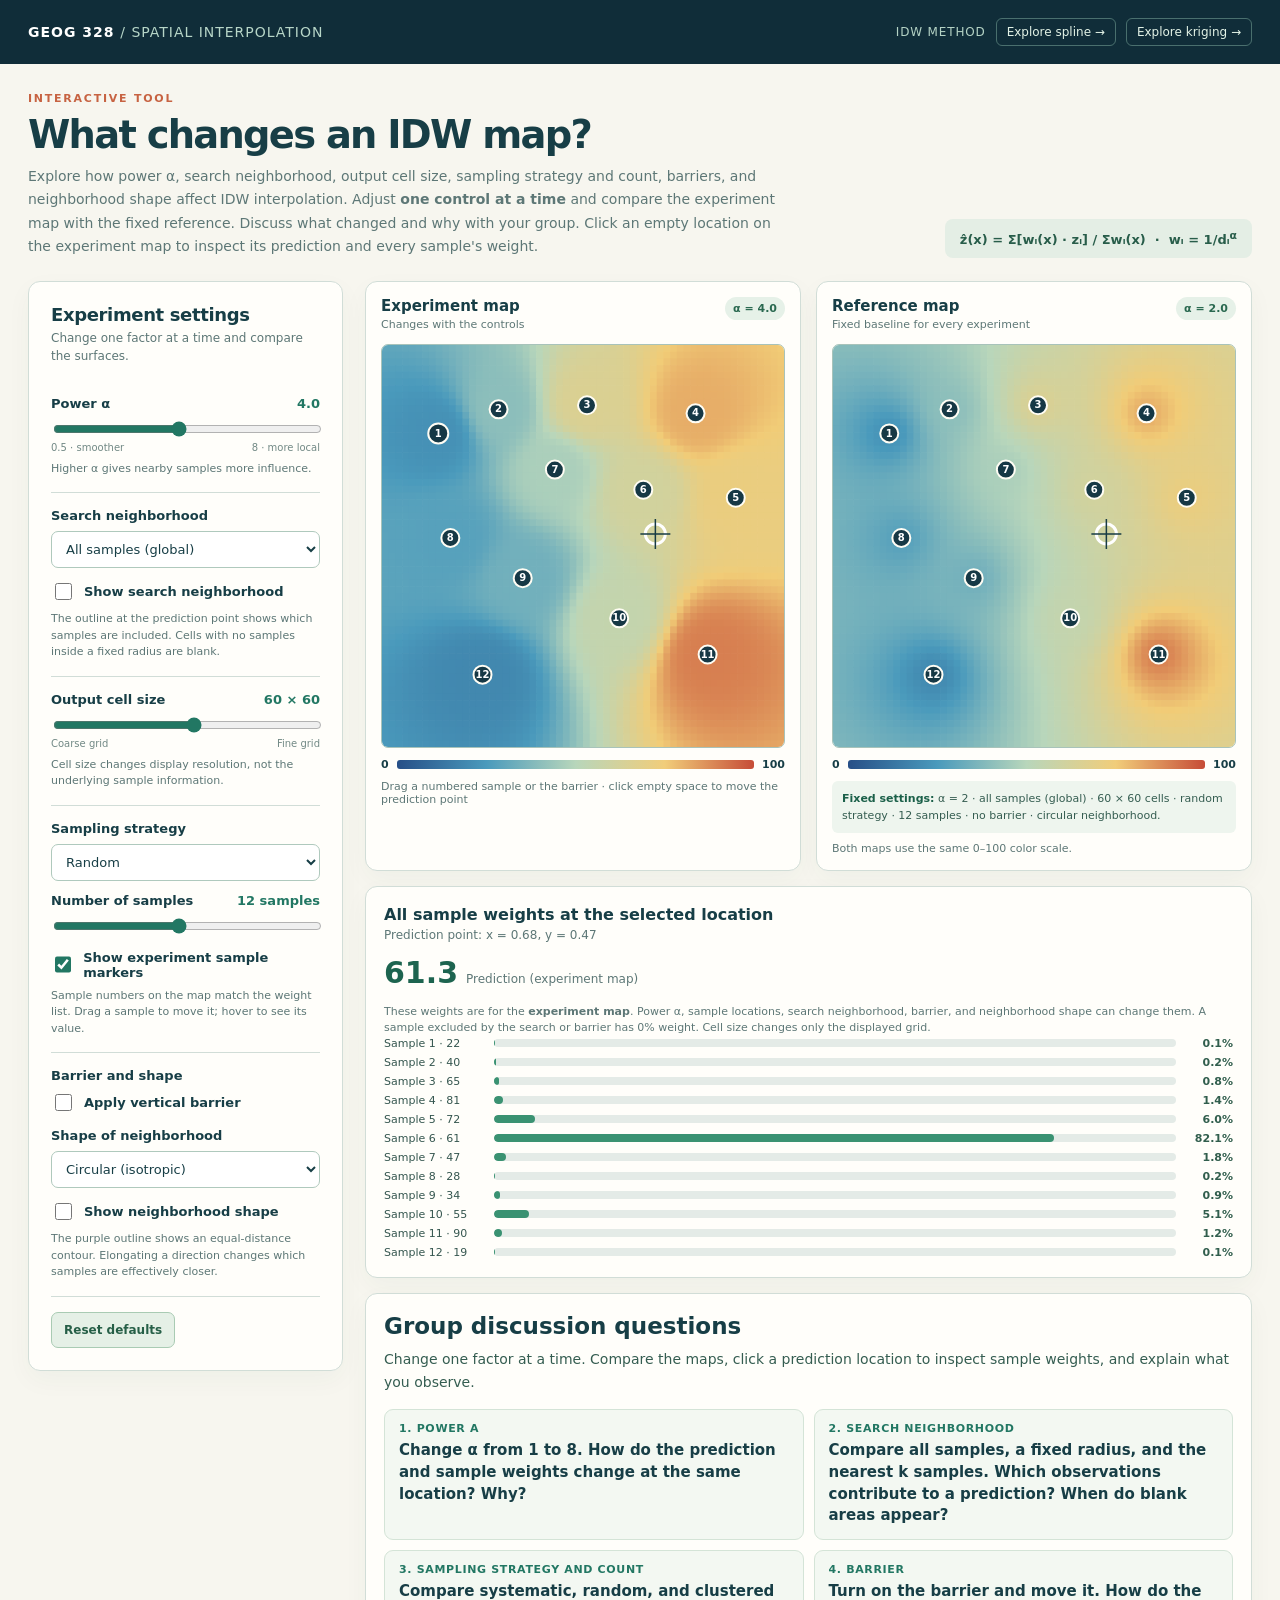
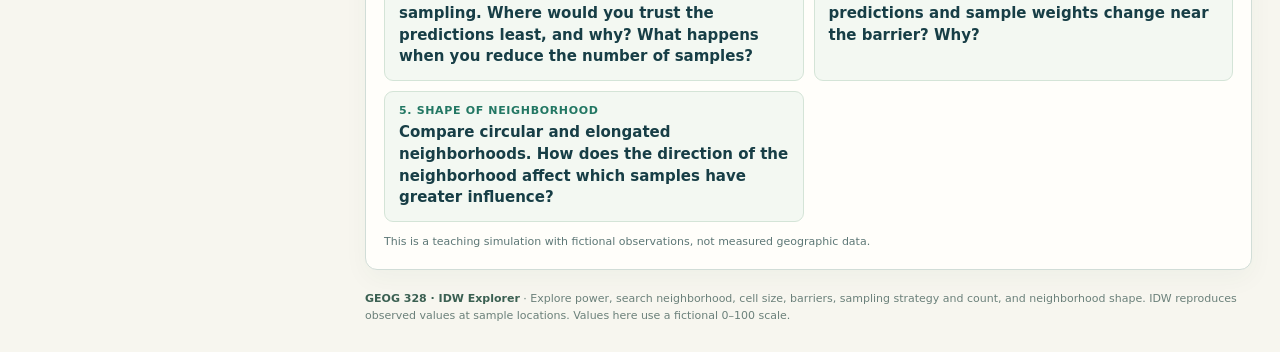
<file: index.html>
<!doctype html>
<html lang="en">
<head>
  <meta charset="utf-8">
  <meta name="viewport" content="width=device-width, initial-scale=1">
  <title>GEOG 328 · IDW Explorer</title>
  <meta name="description" content="An interactive classroom simulator for exploring how IDW parameters and sampling design change an interpolated surface">
  <style>
    :root{--navy:#102d39;--ink:#173e46;--paper:#f7f6ef;--white:#fffefa;--line:#d1ddd7;--muted:#5d7776;--teal:#227763;--orange:#c76342;--blue:#27699b;--focus:#c4e9d4}
    *{box-sizing:border-box}html{scroll-behavior:smooth}body{margin:0;background:var(--paper);color:var(--ink);font-family:Inter,"Noto Sans KR","Malgun Gothic",system-ui,sans-serif}button,input,select{font:inherit}button{cursor:pointer}button:focus-visible,input:focus-visible,select:focus-visible{outline:3px solid var(--focus);outline-offset:2px}button:disabled{opacity:.45;cursor:not-allowed}
    .top{background:var(--navy);color:white}.top-inner{max-width:1420px;margin:auto;padding:18px 28px;display:flex;align-items:center;justify-content:space-between;gap:18px}.brand{font-size:14px;font-weight:850;letter-spacing:.07em}.brand span{font-weight:400;color:#b7d6c8}.top-note{font-size:12px;color:#b4d2c4;letter-spacing:.07em}.top-right{display:flex;align-items:center;gap:10px;flex-wrap:wrap}.top a{font-size:12px;color:#e2f2e6;text-decoration:none;border:1px solid #8cbbaa77;padding:6px 10px;border-radius:6px}.top a:hover{background:#ffffff1a}.wrap{max-width:1420px;margin:auto;padding:28px}.intro{display:flex;align-items:end;justify-content:space-between;gap:24px;margin-bottom:23px}.eyebrow{color:var(--orange);font-size:11px;font-weight:800;letter-spacing:.16em}.intro h1{font-size:clamp(28px,3vw,40px);line-height:1.18;letter-spacing:-.045em;margin:7px 0 8px}.intro p{font-size:14px;color:var(--muted);line-height:1.65;margin:0;max-width:750px}.formula{white-space:nowrap;background:#e4eee5;padding:10px 15px;border-radius:8px;font-size:13px;font-weight:700;color:#285d4a}
    .layout{display:grid;grid-template-columns:minmax(270px,315px) minmax(0,1fr);gap:22px;align-items:start}.panel{background:var(--white);border:1px solid var(--line);border-radius:12px;box-shadow:0 9px 26px #1a4f3c0a}.controls{padding:22px;position:sticky;top:18px}.controls h2{font-size:18px;letter-spacing:-.02em;margin:0 0 4px}.sub{font-size:12px;line-height:1.5;color:var(--muted);margin:0 0 16px}.group{border-top:1px solid var(--line);padding:15px 0}.group:first-of-type{border-top:0}.group-title{display:flex;justify-content:space-between;align-items:baseline;gap:10px;font-size:13px;font-weight:800;margin-bottom:8px}.group-title output{color:var(--teal);font-variant-numeric:tabular-nums;font-size:13px}.hint{font-size:11px;line-height:1.5;color:var(--muted);margin:8px 0 0}.range{width:100%;accent-color:var(--teal)}.endpoints{display:flex;justify-content:space-between;color:#728985;font-size:10px;margin-top:1px}.select{width:100%;padding:9px 10px;border:1px solid #afc9bd;border-radius:7px;background:white;color:var(--ink);font-size:13px}.compact{display:grid;grid-template-columns:1fr 1fr;gap:8px}.small-btn{border:1px solid #a8c7b7;border-radius:7px;padding:9px 10px;color:#245b49;background:#edf5ed;font-size:12px;font-weight:750}.small-btn:hover{background:#dcecdf}.switchline{display:flex;align-items:center;gap:9px;font-size:13px;font-weight:700}.switchline input{accent-color:var(--teal);width:17px;height:17px}.advance{display:none}.advance.show{display:block}.segment{display:flex;gap:6px}.segment button{flex:1;padding:8px 7px;border:1px solid #b5cdbd;background:#f4f8f2;color:#355d50;border-radius:7px;font-size:11px;font-weight:750}.segment button.active{background:#216b55;color:white;border-color:#216b55}.control-footer{border-top:1px solid var(--line);padding-top:15px;display:flex;gap:8px}.action{border:0;border-radius:7px;padding:10px 12px;background:#1d684f;color:white;font-size:12px;font-weight:800}.action.secondary{background:#e5f0e6;color:#265f47;border:1px solid #a9cbb3}.action:hover{filter:brightness(.96)}
    .content{min-width:0}.maps{display:grid;grid-template-columns:1fr 1fr;gap:15px}.map-panel{padding:15px;min-width:0}.map-top{display:flex;align-items:start;justify-content:space-between;gap:9px;margin-bottom:11px}.map-title{font-size:15px;font-weight:850}.map-caption{font-size:11px;color:var(--muted);margin-top:3px;line-height:1.35}.map-badge{font-size:11px;font-weight:800;background:#e6f1e8;color:#2a6950;border-radius:16px;padding:5px 8px;white-space:nowrap}.map-holder{position:relative;width:100%;aspect-ratio:1;background:#edf2ed;border:1px solid #a8c3ba;border-radius:7px;overflow:hidden;touch-action:none}.map-holder canvas{display:block;width:100%;height:100%}.map-holder.interactive{cursor:crosshair}.sample-tooltip{display:none;position:absolute;z-index:2;pointer-events:none;background:#102d39;color:white;border-radius:5px;padding:5px 7px;font-size:11px;white-space:nowrap;box-shadow:0 3px 9px #0004}.legend{display:flex;align-items:center;gap:8px;margin-top:10px;font-size:11px;color:var(--muted)}.legend-grad{flex:1;height:9px;border-radius:3px;background:linear-gradient(90deg,#274f87,#4a9abc,#b8d6bb,#f1cd7a,#c64c37)}.legend strong{font-variant-numeric:tabular-nums;color:var(--ink)}.map-instruction{font-size:11px;color:var(--muted);margin:9px 0 0}.reference-settings{margin-top:10px;padding:9px 10px;background:#eef5ee;border-radius:6px;font-size:11px;line-height:1.55;color:#355d51}.reference-settings strong{color:#1b6049}.under{display:grid;grid-template-columns:1fr;gap:15px;margin-top:15px}.probe,.lesson{padding:18px}.probe h2{font-size:16px;margin:0 0 4px}.probe-lead{font-size:12px;color:var(--muted);margin:0 0 13px}.prediction{display:flex;align-items:baseline;gap:8px;margin-bottom:14px}.prediction strong{font-size:30px;color:#1d644f;font-variant-numeric:tabular-nums}.prediction span{font-size:12px;color:var(--muted)}.weights{display:grid;gap:6px}.weight-row{display:grid;grid-template-columns:102px minmax(0,1fr) 49px;align-items:center;gap:8px;font-size:11px;font-variant-numeric:tabular-nums}.weight-row label{white-space:nowrap;color:#35564f}.weight-row.excluded{opacity:.62}.weight-track{height:8px;border-radius:6px;background:#e4ebe7;overflow:hidden}.weight-fill{height:100%;border-radius:6px;background:#3a9272}.weight-row output{text-align:right;color:#315e4d;font-weight:800}.lesson h2{font-size:23px;line-height:1.25;margin:0 0 8px}.lesson .discussion-intro{font-size:14px;line-height:1.6;margin:0 0 16px;color:#355d51}.question-list{display:grid;grid-template-columns:repeat(2,minmax(0,1fr));gap:10px;list-style:none;padding:0;margin:0}.question-list li{border:1px solid #d4e4d7;border-radius:9px;background:#f3f8f2;padding:12px 14px}.question-list strong{display:block;font-size:11px;letter-spacing:.06em;text-transform:uppercase;color:#227763;margin-bottom:5px}.question-list span{font-size:15px;font-weight:700;line-height:1.45;color:#173e46}.mini-note{font-size:11px;color:var(--muted);line-height:1.5;margin:12px 0 0}.footer{margin-top:20px;color:#6b807a;font-size:11px;line-height:1.55}.footer strong{color:#3b6052}@media(max-width:1050px){.layout{grid-template-columns:1fr}.controls{position:static}.controls-inner{display:grid;grid-template-columns:repeat(3,1fr);gap:0 15px}.controls h2,.controls .sub,.control-footer{grid-column:1/-1}.group{border-top:1px solid var(--line)}}@media(max-width:760px){.wrap{padding:19px}.intro{display:block}.formula{display:inline-block;margin-top:13px}.maps{grid-template-columns:1fr}.controls-inner{grid-template-columns:repeat(2,1fr)}}@media(max-width:640px){.question-list{grid-template-columns:1fr}}@media(max-width:520px){.top-inner{padding:15px 18px}.top-inner{flex-wrap:wrap}.top-right{width:100%;justify-content:space-between}.top-note{font-size:11px}.controls-inner{grid-template-columns:1fr}.group{padding:13px 0}.map-panel{padding:11px}.map-holder{max-width:520px}.under{gap:12px}}
  </style>
</head>
<body>
<header class="top"><div class="top-inner"><div class="brand">GEOG 328 <span>/ SPATIAL INTERPOLATION</span></div><div class="top-right"><div class="top-note">IDW METHOD</div><a href="spline.html">Explore spline →</a><a href="kriging.html">Explore kriging →</a></div></div></header>
<main class="wrap">
  <div class="intro"><div><div class="eyebrow">INTERACTIVE TOOL</div><h1>What changes an IDW map?</h1><p>Explore how power α, search neighborhood, output cell size, sampling strategy and count, barriers, and neighborhood shape affect IDW interpolation. Adjust <strong>one control at a time</strong> and compare the experiment map with the fixed reference. Discuss what changed and why with your group. Click an empty location on the experiment map to inspect its prediction and every sample's weight.</p></div><div class="formula">ẑ(x) = Σ[wᵢ(x) · zᵢ] / Σwᵢ(x) &nbsp;·&nbsp; wᵢ = 1/dᵢ<sup>α</sup></div></div>
  <div class="layout">
    <aside class="panel controls" aria-label="IDW settings"><div class="controls-inner">
      <h2>Experiment settings</h2><p class="sub">Change one factor at a time and compare the surfaces.</p>
      <div class="group"><div class="group-title"><label for="power">Power α</label><output id="powerVal">4.0</output></div><input class="range" id="power" type="range" min="0.5" max="8" step="0.5" value="4"><div class="endpoints"><span>0.5 · smoother</span><span>8 · more local</span></div><p class="hint">Higher α gives nearby samples more influence.</p></div>
       <div class="group"><div class="group-title"><label for="search">Search neighborhood</label></div><select class="select" id="search"><option value="all">All samples (global)</option><option value="radius">Fixed radius (local)</option><option value="nearest">Nearest k samples (local)</option></select><div id="radiusBox" class="advance"><div class="group-title" style="margin-top:12px"><label for="radius">Radius</label><output id="radiusVal">0.32</output></div><input class="range" id="radius" type="range" min="0.1" max="0.9" step="0.02" value="0.32"></div><div id="nearestBox" class="advance"><div class="group-title" style="margin-top:12px"><label for="nearest">Number of neighbors k</label><output id="nearestVal">5</output></div><input class="range" id="nearest" type="range" min="1" max="20" step="1" value="5"></div><label class="switchline" style="margin-top:12px"><input id="showSearch" type="checkbox"> Show search neighborhood</label><p class="hint">The outline at the prediction point shows which samples are included. Cells with no samples inside a fixed radius are blank.</p></div>
      <div class="group"><div class="group-title"><label for="cell">Output cell size</label><output id="cellVal">60 × 60</output></div><input class="range" id="cell" type="range" min="16" max="100" step="4" value="60"><div class="endpoints"><span>Coarse grid</span><span>Fine grid</span></div><p class="hint">Cell size changes display resolution, not the underlying sample information.</p></div>
       <div class="group"><div class="group-title"><label for="distribution">Sampling strategy</label></div><select class="select" id="distribution"><option value="random">Random</option><option value="systematic">Systematic</option><option value="cluster">Cluster</option></select><div class="group-title" style="margin-top:12px"><label for="count">Number of samples</label><output id="countVal">12 samples</output></div><input class="range" id="count" type="range" min="5" max="20" step="1" value="12"><label class="switchline" style="margin-top:12px"><input id="showSamples" type="checkbox" checked> Show experiment sample markers</label><p class="hint">Sample numbers on the map match the weight list. Drag a sample to move it; hover to see its value.</p></div>
       <div class="group"><div class="group-title">Barrier and shape</div><label class="switchline"><input id="barrier" type="checkbox"> Apply vertical barrier</label><div id="barrierBox" class="advance"><div class="group-title" style="margin-top:12px"><label for="barrierPosition">Barrier position</label><output id="barrierPositionVal">50%</output></div><input class="range" id="barrierPosition" type="range" min="10" max="90" step="1" value="50"><p class="hint">Slide the barrier or drag its dashed line on the experiment map. Samples across it are excluded.</p></div><div class="group-title" style="margin-top:14px"><label for="anisotropy">Shape of neighborhood</label></div><select class="select" id="anisotropy"><option value="none">Circular (isotropic)</option><option value="horizontal">East–west elongated</option><option value="vertical">North–south elongated</option></select><label class="switchline" style="margin-top:12px"><input id="showShape" type="checkbox"> Show neighborhood shape</label><p class="hint">The purple outline shows an equal-distance contour. Elongating a direction changes which samples are effectively closer.</p></div>
      <div class="control-footer"><button class="action secondary" type="button" id="reset">Reset defaults</button></div>
    </div></aside>
    <div class="content">
      <div class="maps">
         <section class="panel map-panel"><div class="map-top"><div><div class="map-title">Experiment map</div><div class="map-caption">Changes with the controls</div></div><span class="map-badge" id="currentBadge">α = 4.0</span></div><div class="map-holder interactive" id="activeHolder"><canvas id="activeMap" aria-label="Interpolated surface for the selected IDW settings"></canvas><div class="sample-tooltip" id="sampleTooltip"></div></div><div class="legend"><strong>0</strong><div class="legend-grad"></div><strong>100</strong></div><p class="map-instruction">Drag a numbered sample or the barrier · click empty space to move the prediction point</p></section>
         <section class="panel map-panel"><div class="map-top"><div><div class="map-title">Reference map</div><div class="map-caption">Fixed baseline for every experiment</div></div><span class="map-badge">α = 2.0</span></div><div class="map-holder" id="referenceHolder"><canvas id="referenceMap" aria-label="Fixed baseline IDW interpolated surface"></canvas></div><div class="legend"><strong>0</strong><div class="legend-grad"></div><strong>100</strong></div><div class="reference-settings"><strong>Fixed settings:</strong> α = 2 · all samples (global) · 60 × 60 cells · random strategy · 12 samples · no barrier · circular neighborhood.</div><p class="map-instruction">Both maps use the same 0–100 color scale.</p></section>
      </div>
      <div class="under">
         <section class="panel probe" aria-live="polite"><h2>All sample weights at the selected location</h2><p class="probe-lead" id="probeCoord">Click an empty location on the experiment map to move the prediction point.</p><div class="prediction"><strong id="prediction">—</strong><span id="predictionNote">Prediction (experiment map)</span></div><p class="mini-note">These weights are for the <strong>experiment map</strong>. Power α, sample locations, search neighborhood, barrier, and neighborhood shape can change them. A sample excluded by the search or barrier has 0% weight. Cell size changes only the displayed grid.</p><div class="weights" id="weights"></div></section>
         <section class="panel lesson"><h2>Group discussion questions</h2><p class="discussion-intro">Change one factor at a time. Compare the maps, click a prediction location to inspect sample weights, and explain what you observe.</p><ol class="question-list"><li><strong>1. Power α</strong><span>Change α from 1 to 8. How do the prediction and sample weights change at the same location? Why?</span></li><li><strong>2. Search neighborhood</strong><span>Compare all samples, a fixed radius, and the nearest k samples. Which observations contribute to a prediction? When do blank areas appear?</span></li><li><strong>3. Sampling strategy and count</strong><span>Compare systematic, random, and clustered sampling. Where would you trust the predictions least, and why? What happens when you reduce the number of samples?</span></li><li><strong>4. Barrier</strong><span>Turn on the barrier and move it. How do the predictions and sample weights change near the barrier? Why?</span></li><li><strong>5. Shape of neighborhood</strong><span>Compare circular and elongated neighborhoods. How does the direction of the neighborhood affect which samples have greater influence?</span></li></ol><p class="mini-note">This is a teaching simulation with fictional observations, not measured geographic data.</p></section>
      </div>
       <div class="footer"><strong>GEOG 328 · IDW Explorer</strong> · Explore power, search neighborhood, cell size, barriers, sampling strategy and count, and neighborhood shape. IDW reproduces observed values at sample locations. Values here use a fictional 0–100 scale.</div>
    </div>
  </div>
</main>
<script>
(() => {
  const $ = id => document.getElementById(id);
  const presets = {
    random:[[.14,.22,22],[.29,.16,40],[.51,.15,65],[.78,.17,81],[.88,.38,72],[.65,.36,61],[.43,.31,47],[.17,.48,28],[.35,.58,34],[.59,.68,55],[.81,.77,90],[.25,.82,19],[.12,.72,26],[.50,.85,48],[.71,.56,69],[.91,.61,74],[.39,.46,43],[.57,.53,57],[.71,.25,75],[.30,.75,32]],
    systematic:[[.16,.16,20],[.38,.16,45],[.62,.16,68],[.84,.16,85],[.16,.38,28],[.38,.38,42],[.62,.38,64],[.84,.38,77],[.16,.62,30],[.38,.62,46],[.62,.62,61],[.84,.62,82],[.16,.84,18],[.38,.84,38],[.62,.84,56],[.84,.84,90],[.27,.27,34],[.73,.27,72],[.27,.73,29],[.73,.73,76]],
    cluster:[[.12,.17,22],[.18,.20,26],[.25,.14,31],[.16,.29,24],[.29,.25,35],[.33,.17,38],[.20,.35,29],[.73,.69,74],[.81,.72,81],[.77,.82,86],[.87,.79,92],[.68,.76,70],[.84,.62,78],[.38,.23,42],[.14,.40,27],[.92,.68,89],[.65,.85,71],[.89,.88,95],[.25,.43,35],[.74,.58,67]]
  };
  const samplesFor = (strategy, count) => presets[strategy].slice(0, count).map((s,i) => ({x:s[0], y:s[1], v:s[2], id:i+1}));
  const baseline = Object.freeze({power:2, search:"all", radius:.32, nearest:5, cell:60, barrier:false, barrierX:.5, anisotropy:"none", samples:samplesFor("random",12), probe:{x:.68,y:.47}});
  const state = {power:4, search:"all", radius:.32, nearest:5, cell:60, distribution:"random", count:12, barrier:false, barrierX:.5, anisotropy:"none", showSearch:false, showShape:false, showSamples:true, probe:{x:.68,y:.47}, selected:0, drag:-1, dragBarrier:false, samples:samplesFor("random",12)};
  const stops=[[0,39,79,135],[.25,74,154,188],[.5,184,214,187],[.75,241,204,119],[1,198,76,55]];
  function color(v) {const t=Math.max(0,Math.min(1,v/100)); for(let i=0;i<stops.length-1;i++){const a=stops[i],b=stops[i+1];if(t<=b[0]){const f=(t-a[0])/(b[0]-a[0]);return `rgb(${Math.round(a[1]+(b[1]-a[1])*f)},${Math.round(a[2]+(b[2]-a[2])*f)},${Math.round(a[3]+(b[3]-a[3])*f)})`}}return "rgb(198,76,55)"}
  function distance(x,y,s,config) {let dx=x-s.x,dy=y-s.y;if(config.anisotropy==="horizontal")dx*=.5;if(config.anisotropy==="vertical")dy*=.5;return Math.hypot(dx,dy)}
  function eligible(x,y,config) {let items=config.samples.filter(s=>!config.barrier || ((x<config.barrierX)===(s.x<config.barrierX))).map(s=>({s,d:distance(x,y,s,config)})).sort((a,b)=>a.d-b.d);if(config.search==="radius")items=items.filter(a=>a.d<=config.radius);if(config.search==="nearest")items=items.slice(0,config.nearest);return items}
  function calculate(x,y,config) {const items=eligible(x,y,config);if(!items.length)return null;const exact=items.find(a=>a.d<1e-7);if(exact)return {value:exact.s.v,items:items.map(a=>({...a,w:a===exact?1:0}))};let sum=0;for(const a of items){a.raw=Math.pow(a.d,-config.power);sum+=a.raw}let value=0;for(const a of items){a.w=a.raw/sum;value+=a.w*a.s.v}return {value,items}}
  function axes(radius,config,size) {return [radius*size*(config.anisotropy==="horizontal"?2:1),radius*size*(config.anisotropy==="vertical"?2:1)]}
  function outline(ctx,x,y,radius,config,size,stroke,dash) {const [rx,ry]=axes(radius,config,size);ctx.beginPath();ctx.ellipse(x*size,y*size,rx,ry,0,0,Math.PI*2);ctx.strokeStyle=stroke;ctx.lineWidth=3;ctx.setLineDash(dash);ctx.stroke();ctx.setLineDash([])}
  function overlay(ctx,config,size,result) {
    if(config.showShape)outline(ctx,config.probe.x,config.probe.y,.23,config,size,"#802a91",[8,5]);
    if(!config.showSearch)return;
    if(config.search==="radius")outline(ctx,config.probe.x,config.probe.y,config.radius,config,size,"#075f8d",[]);
    if(config.search==="nearest" && result?.items.length){const boundary=Math.max(...result.items.map(a=>a.d))+.0005;outline(ctx,config.probe.x,config.probe.y,boundary,config,size,"#075f8d",[])}
    ctx.fillStyle="#102d39dd";ctx.fillRect(8,8,Math.min(size-16,196),23);ctx.fillStyle="white";ctx.font="bold 11px system-ui";ctx.textAlign="left";
    const label=config.search==="all"?`All ${result?.items.length||0} samples included`:config.search==="radius"?`Within radius: ${result?.items.length||0} samples`:`Nearest ${result?.items.length||0} samples`;
    ctx.fillText(label,15,24);
  }
  function renderMap(canvas,config,interactive) {
    const size=Math.max(100,Math.floor(canvas.parentElement.clientWidth));const dpr=Math.min(window.devicePixelRatio||1,2);canvas.width=Math.round(size*dpr);canvas.height=Math.round(size*dpr);const ctx=canvas.getContext("2d");ctx.setTransform(dpr,0,0,dpr,0,0);ctx.clearRect(0,0,size,size);
    const n=config.cell,w=size/n;for(let row=0;row<n;row++)for(let col=0;col<n;col++){const result=calculate((col+.5)/n,(row+.5)/n,config);ctx.fillStyle=result?color(result.value):"#e8eee8";ctx.fillRect(col*w,row*w,Math.ceil(w)+.4,Math.ceil(w)+.4)}
    if(config.barrier){const bx=size*config.barrierX;ctx.strokeStyle="#182c38";ctx.lineWidth=4;ctx.setLineDash([9,6]);ctx.beginPath();ctx.moveTo(bx,0);ctx.lineTo(bx,size);ctx.stroke();ctx.setLineDash([]);if(interactive){ctx.fillStyle="#182c38";ctx.beginPath();ctx.arc(bx,size*.5,11,0,Math.PI*2);ctx.fill();ctx.strokeStyle="#fff";ctx.lineWidth=2;ctx.stroke();ctx.fillStyle="#fff";ctx.font="bold 15px system-ui";ctx.textAlign="center";ctx.fillText("↔",bx,size*.5+5)}}
    const probeResult=calculate(config.probe.x,config.probe.y,config);if(interactive)overlay(ctx,config,size,probeResult);
    if(!interactive || config.showSamples){const included=new Set(probeResult?.items.map(a=>a.s.id)||[]);for(const s of config.samples){const x=s.x*size,y=s.y*size;if(interactive&&config.showSearch&&included.has(s.id)){ctx.beginPath();ctx.arc(x,y,14,0,Math.PI*2);ctx.fillStyle="#ffffffb5";ctx.fill();ctx.strokeStyle="#075f8d";ctx.lineWidth=2;ctx.stroke()}ctx.beginPath();ctx.arc(x,y,interactive&&config.samples[config.selected]===s?10:9,0,Math.PI*2);ctx.fillStyle="#163845";ctx.fill();ctx.lineWidth=2;ctx.strokeStyle="#fffdf4";ctx.stroke();ctx.fillStyle="#fff";ctx.font="bold 10px system-ui";ctx.textAlign="center";ctx.textBaseline="middle";ctx.fillText(String(s.id),x,y+.5)}}
    const px=config.probe.x*size,py=config.probe.y*size;ctx.strokeStyle="#fff";ctx.lineWidth=3;ctx.beginPath();ctx.arc(px,py,10,0,Math.PI*2);ctx.stroke();ctx.strokeStyle="#173b43";ctx.lineWidth=1.5;ctx.beginPath();ctx.moveTo(px-15,py);ctx.lineTo(px+15,py);ctx.moveTo(px,py-15);ctx.lineTo(px,py+15);ctx.stroke();
  }
  function renderProbe() {
    const result=calculate(state.probe.x,state.probe.y,state);$("probeCoord").textContent=`Prediction point: x = ${state.probe.x.toFixed(2)}, y = ${state.probe.y.toFixed(2)}`;$("prediction").textContent=result?result.value.toFixed(1):"—";$("predictionNote").textContent=result?"Prediction (experiment map)":"No eligible samples at this point";
    const weights=new Map(result?.items.map(a=>[a.s.id,a.w])||[]),box=$("weights");box.replaceChildren();
    for(const s of state.samples){const w=weights.get(s.id)||0,row=document.createElement("div"),label=document.createElement("label"),track=document.createElement("div"),fill=document.createElement("div"),out=document.createElement("output");row.className="weight-row"+(weights.has(s.id)?"":" excluded");label.textContent=`Sample ${s.id} · ${s.v}`;label.title=`Sample ${s.id}: observed value ${s.v}${weights.has(s.id)?"":"; excluded from this prediction"}`;track.className="weight-track";fill.className="weight-fill";fill.style.width=(w*100)+"%";track.append(fill);out.textContent=(w*100).toFixed(1)+"%";row.append(label,track,out);box.append(row)}
  }
  let pending=false;function render(){if(pending)return;pending=true;requestAnimationFrame(()=>{pending=false;renderMap($("activeMap"),state,true);renderMap($("referenceMap"),baseline,false);renderProbe();$("currentBadge").textContent=`α = ${state.power.toFixed(1)}`})}
  function updateInputs(){state.power=+$("power").value;state.search=$("search").value;state.radius=+$("radius").value;state.nearest=+$("nearest").value;state.cell=+$("cell").value;state.barrier=$("barrier").checked;state.barrierX=+$("barrierPosition").value/100;state.anisotropy=$("anisotropy").value;state.showSearch=$("showSearch").checked;state.showShape=$("showShape").checked;state.showSamples=$("showSamples").checked;$("powerVal").textContent=state.power.toFixed(1);$("radiusVal").textContent=state.radius.toFixed(2);$("nearestVal").textContent=String(state.nearest);$("cellVal").textContent=`${state.cell} × ${state.cell}`;$("barrierPositionVal").textContent=`${Math.round(state.barrierX*100)}%`;$("radiusBox").classList.toggle("show",state.search==="radius");$("nearestBox").classList.toggle("show",state.search==="nearest");$("barrierBox").classList.toggle("show",state.barrier);render()}
  for(const id of ["power","search","radius","nearest","cell","barrier","barrierPosition","anisotropy","showSearch","showShape","showSamples"])$(id).addEventListener("input",updateInputs);
  function seedSamples(){state.samples=samplesFor(state.distribution,state.count);state.selected=Math.min(state.selected,state.samples.length-1);render()}
  $("distribution").addEventListener("change",()=>{state.distribution=$("distribution").value;seedSamples()});
  $("count").addEventListener("input",()=>{state.count=+$("count").value;$("countVal").textContent=state.count+" samples";seedSamples()});
  const holder=$("activeHolder"),tooltip=$("sampleTooltip");function point(e){const r=holder.getBoundingClientRect();return {x:Math.max(0,Math.min(1,(e.clientX-r.left)/r.width)),y:Math.max(0,Math.min(1,(e.clientY-r.top)/r.height))}}
  function nearestSample(p){let near=-1,best=.035;state.samples.forEach((s,i)=>{const d=Math.hypot(s.x-p.x,s.y-p.y);if(d<best){best=d;near=i}});return near}
  function showTooltip(p,i){if(i<0||!state.showSamples){tooltip.style.display="none";return}const s=state.samples[i];tooltip.textContent=`Sample ${s.id} · value ${s.v}`;tooltip.style.left=`${Math.min(p.x*holder.clientWidth+13,holder.clientWidth-125)}px`;tooltip.style.top=`${Math.max(4,p.y*holder.clientHeight-30)}px`;tooltip.style.display="block"}
  holder.addEventListener("pointerdown",e=>{const p=point(e),near=nearestSample(p);if(near>=0){state.drag=near;state.selected=near;holder.setPointerCapture(e.pointerId);showTooltip(p,near)}else if(state.barrier&&Math.abs(p.x-state.barrierX)<.045){state.dragBarrier=true;holder.setPointerCapture(e.pointerId)}else{state.probe=p;tooltip.style.display="none"}render()});
  holder.addEventListener("pointermove",e=>{const p=point(e);if(state.drag<0&&!state.dragBarrier){showTooltip(p,nearestSample(p));return}if(state.dragBarrier){state.barrierX=Math.max(.1,Math.min(.9,p.x));$("barrierPosition").value=Math.round(state.barrierX*100);$("barrierPositionVal").textContent=`${Math.round(state.barrierX*100)}%`}else{state.samples[state.drag].x=Math.max(.03,Math.min(.97,p.x));state.samples[state.drag].y=Math.max(.03,Math.min(.97,p.y));showTooltip(p,state.drag)}render()});
  function stopDrag(){state.drag=-1;state.dragBarrier=false}holder.addEventListener("pointerup",stopDrag);holder.addEventListener("pointercancel",stopDrag);holder.addEventListener("pointerleave",()=>{if(state.drag<0)tooltip.style.display="none"});
  $("reset").addEventListener("click",()=>{$("power").value=4;$("search").value="all";$("radius").value=.32;$("nearest").value=5;$("cell").value=60;$("distribution").value="random";$("count").value=12;$("barrier").checked=false;$("barrierPosition").value=50;$("anisotropy").value="none";$("showSearch").checked=false;$("showShape").checked=false;$("showSamples").checked=true;state.distribution="random";state.count=12;state.probe={x:.68,y:.47};state.selected=0;$("countVal").textContent="12 samples";seedSamples();updateInputs()});
  window.addEventListener("resize",render);updateInputs();
})();
</script>
</body></html>
</file>
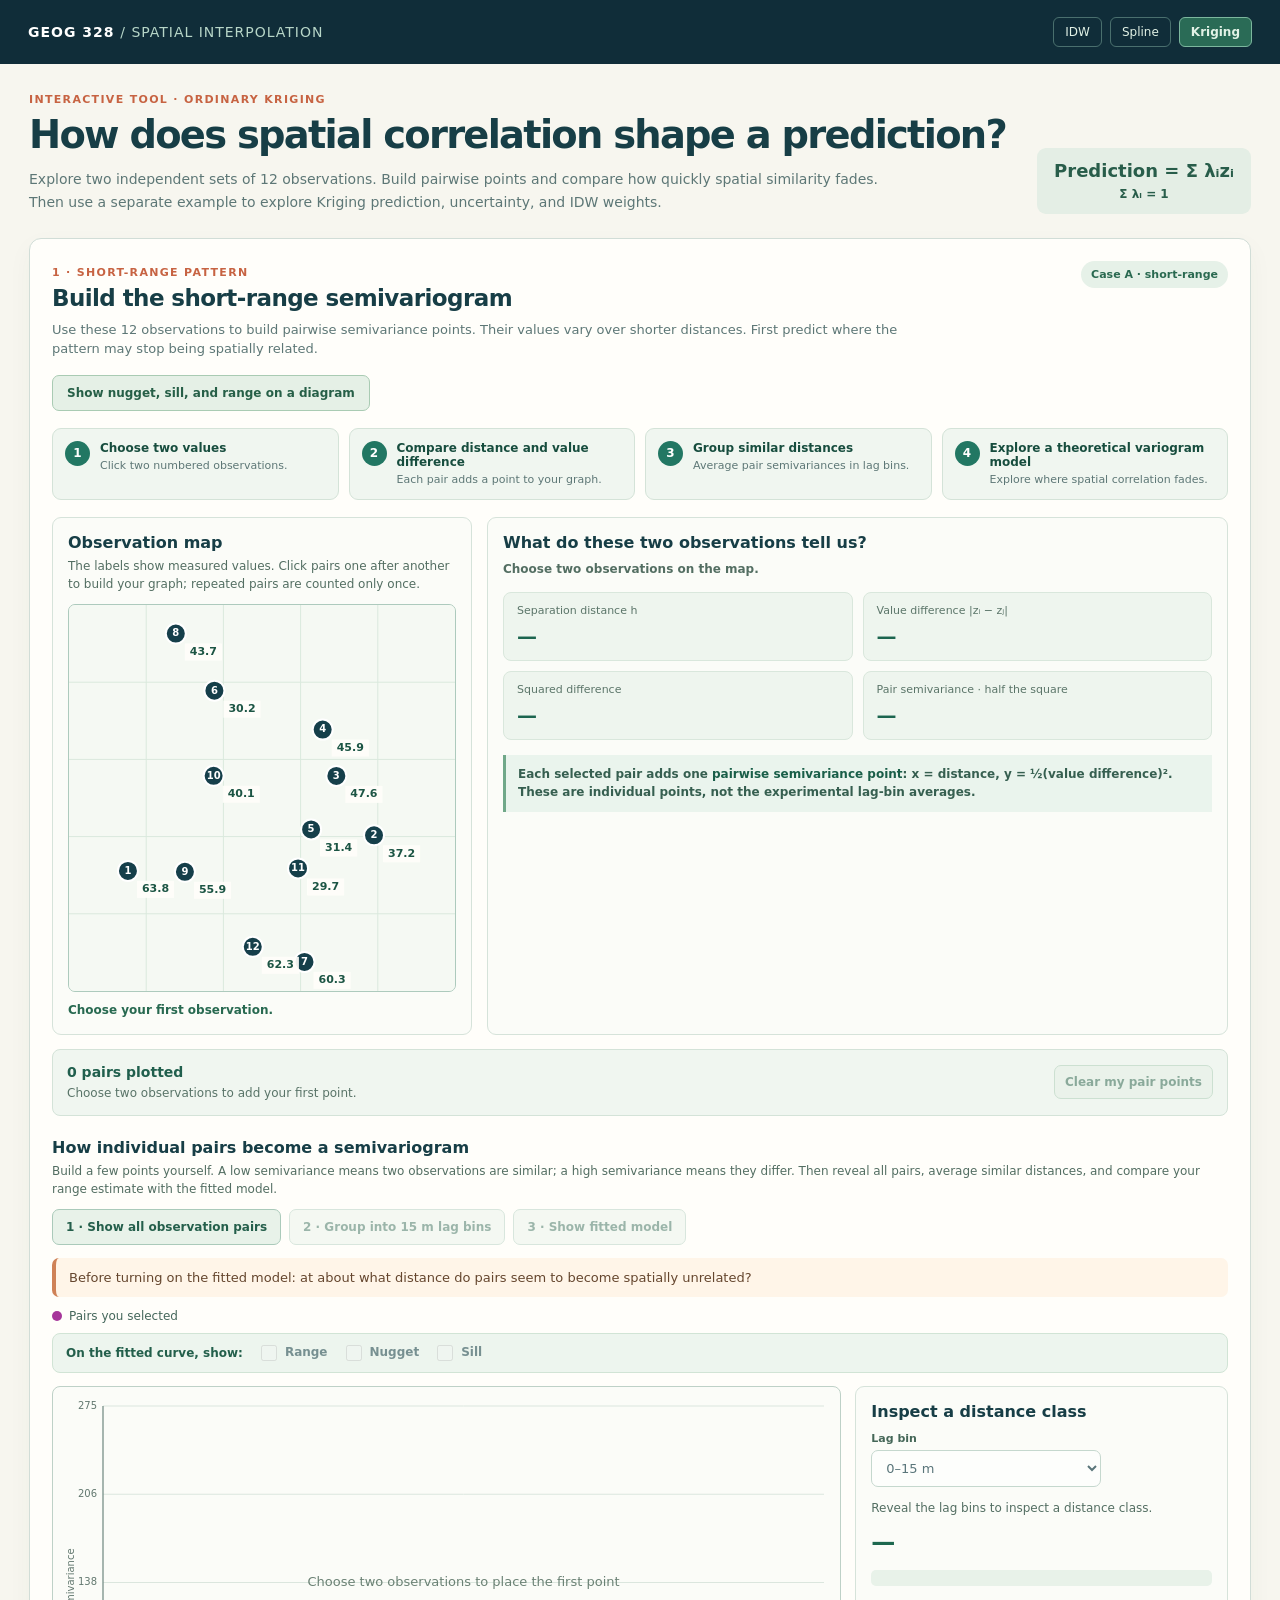
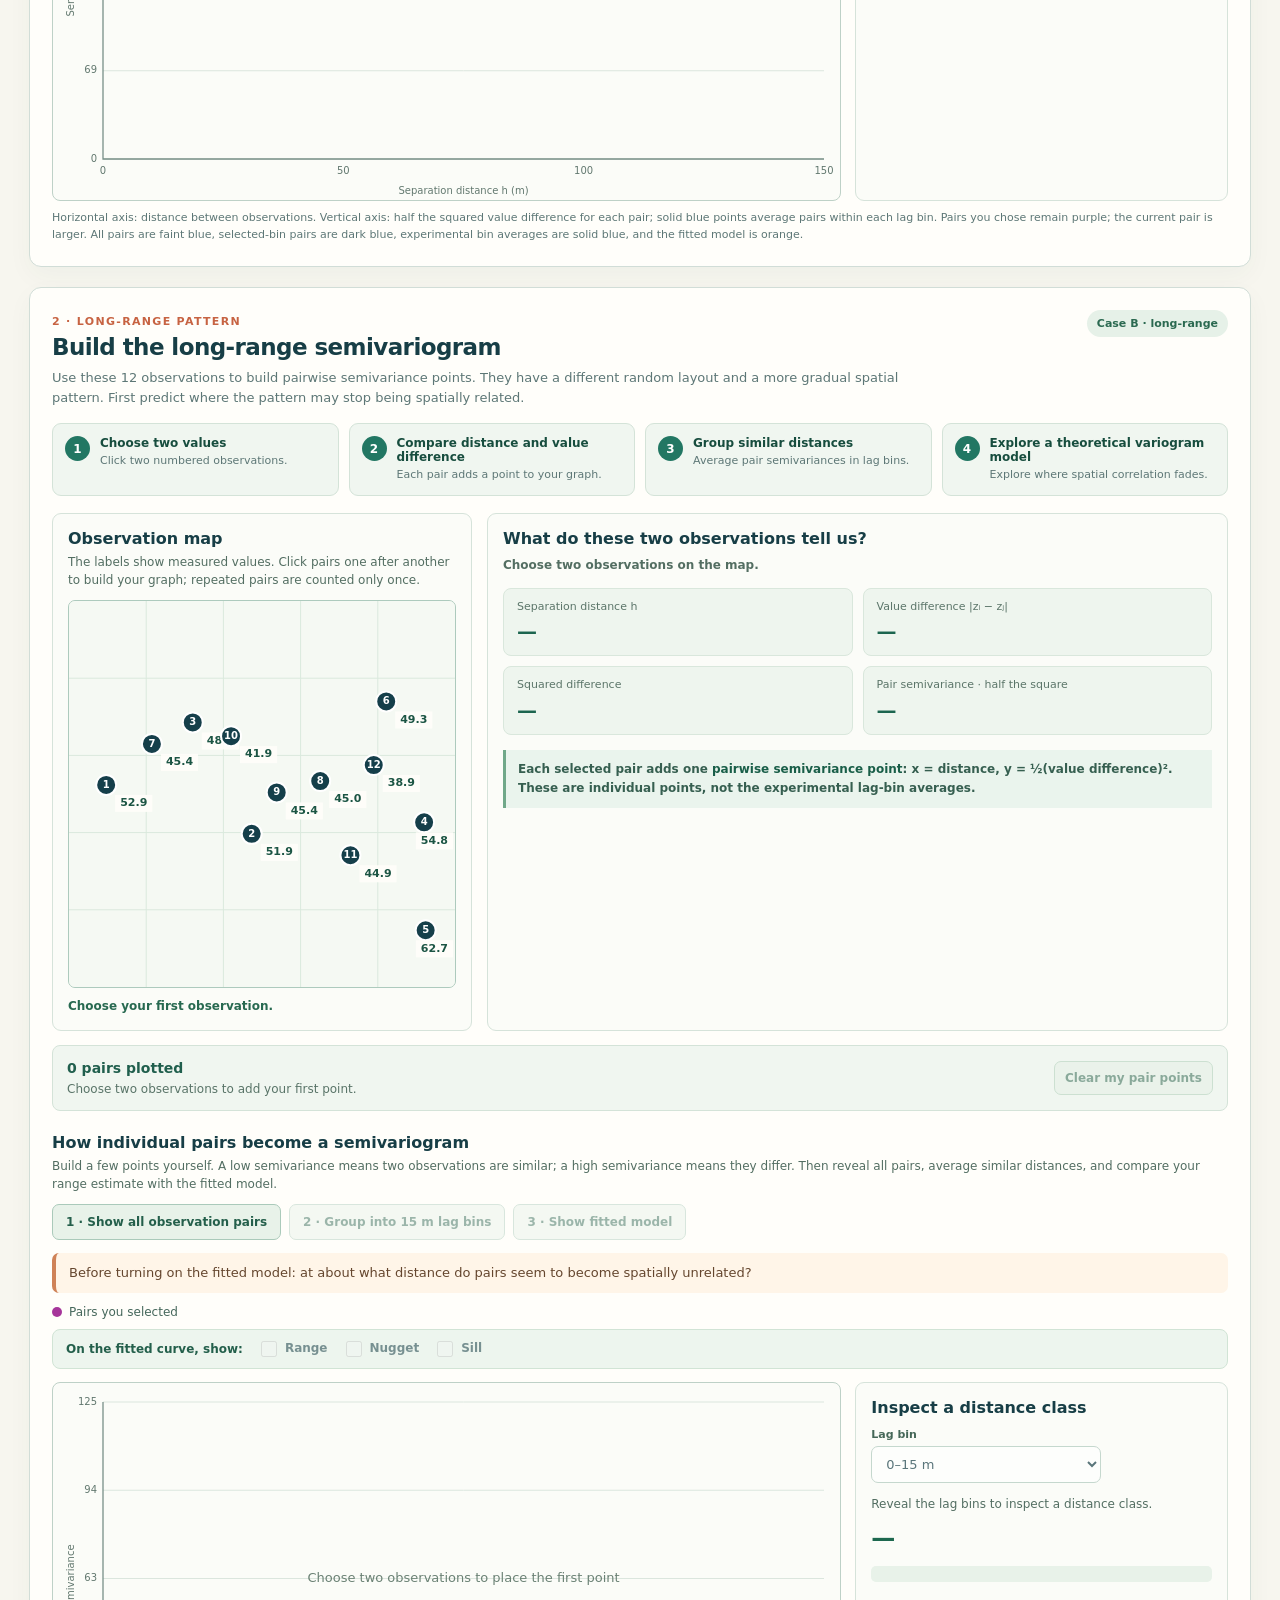
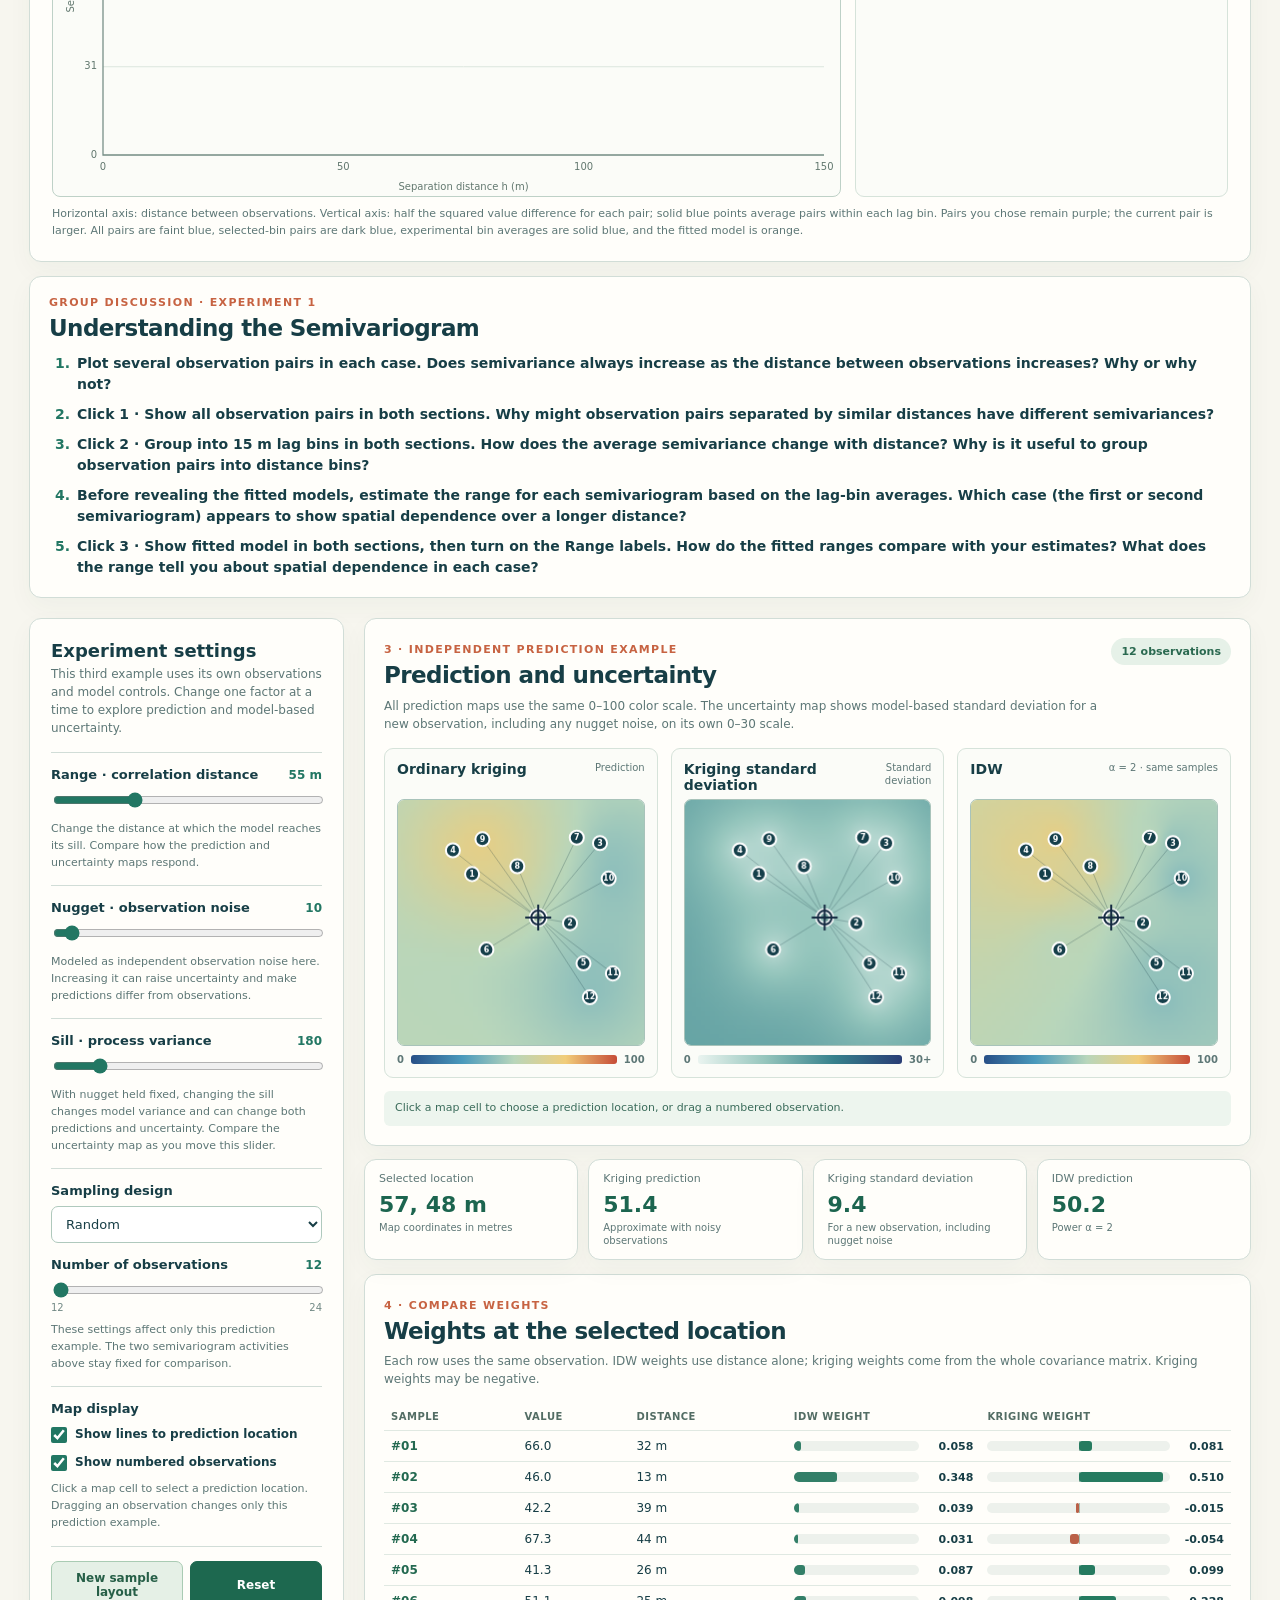
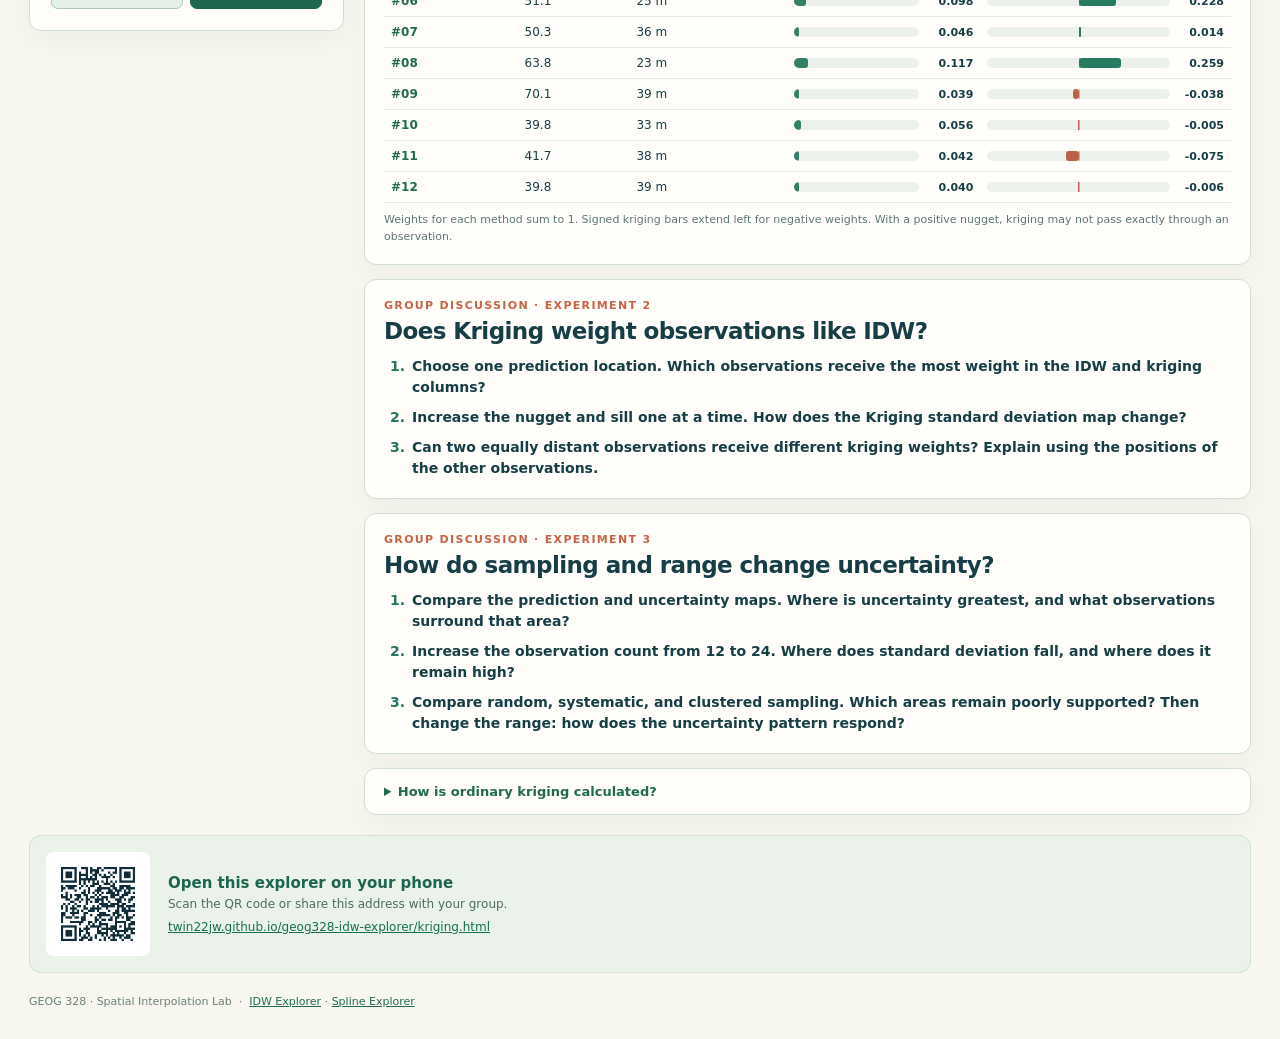
<file: kriging.html>
<!doctype html>
<html lang="en">
<head>
<meta charset="utf-8">
<meta name="viewport" content="width=device-width, initial-scale=1">
<title>GEOG 328 · Kriging Explorer</title>
<meta name="description" content="Interactive ordinary kriging, semivariogram, uncertainty, and IDW comparison for GEOG 328">
<link rel="stylesheet" href="kriging.css?v=20261028c">
<script src="kriging.js?v=20261028e" defer></script>
</head>
<body>
<header class="top"><div class="top-inner"><div class="brand">GEOG 328 <span>/ SPATIAL INTERPOLATION</span></div><nav class="top-links" aria-label="Interpolation tools"><a href="index.html">IDW</a><a href="spline.html">Spline</a><strong>Kriging</strong></nav></div></header>
<main class="wrap">
  <div class="intro"><div><div class="eyebrow">INTERACTIVE TOOL · ORDINARY KRIGING</div><h1>How does spatial correlation shape a prediction?</h1><p>Explore two independent sets of 12 observations. Build pairwise points and compare how quickly spatial similarity fades. Then use a separate example to explore Kriging prediction, uncertainty, and IDW weights.</p></div><div class="intro-equation">Prediction = Σ λᵢzᵢ<br><small>Σ λᵢ = 1</small></div></div>

  <section class="panel semivariogram-lab" aria-labelledby="variogramTitle">
    <div class="section-head"><div><span class="stage">1 · SHORT-RANGE PATTERN</span><h2 id="variogramTitle">Build the short-range semivariogram</h2><p>Use these 12 observations to build pairwise semivariance points. Their values vary over shorter distances. First predict where the pattern may stop being spatially related.</p></div><span class="badge">Case A · short-range</span></div>
    <button id="explainParams" type="button" class="secondary parameter-help">Show nugget, sill, and range on a diagram</button>
    <div class="learning-steps"><div><b>1</b><strong>Choose two values</strong><span>Click two numbered observations.</span></div><div><b>2</b><strong>Compare distance and value difference</strong><span>Each pair adds a point to your graph.</span></div><div><b>3</b><strong>Group similar distances</strong><span>Average pair semivariances in lag bins.</span></div><div><b>4</b><strong>Explore a theoretical variogram model</strong><span>Explore where spatial correlation fades.</span></div></div>
    <div class="pair-workbench"><div class="pair-map-card"><h3>Observation map</h3><p>The labels show measured values. Click pairs one after another to build your graph; repeated pairs are counted only once.</p><div class="pair-map-frame"><canvas id="pairMap" role="img" aria-label="Observation map for selecting a pair"></canvas></div><p class="pair-map-status" id="pairMapStatus" role="status">Choose your first observation.</p></div>
      <div class="pair-calculation"><h3>What do these two observations tell us?</h3><p id="pairValues">Choose two observations on the map.</p><div class="pair-measures"><div><span>Separation distance h</span><strong id="pairDistance">—</strong></div><div><span>Value difference |zᵢ − zⱼ|</span><strong id="pairDifference">—</strong></div><div><span>Squared difference</span><strong id="pairSquared">—</strong></div><div><span>Pair semivariance · half the square</span><strong id="pairMath">—</strong></div></div><p class="learning-note">Each selected pair adds one <strong>pairwise semivariance point</strong>: x = distance, y = ½(value difference)². These are individual points, not the experimental lag-bin averages.</p></div></div>
    <div class="pair-progress"><div><strong id="selectedPairCount">0 pairs plotted</strong><p id="pairHistory">Choose two observations to add your first point.</p></div><button id="clearPairs" type="button" class="secondary" disabled>Clear my pair points</button></div>
    <div class="plot-heading"><div><h3>How individual pairs become a semivariogram</h3><p>Build a few points yourself. A low semivariance means two observations are similar; a high semivariance means they differ. Then reveal all pairs, average similar distances, and compare your range estimate with the fitted model.</p></div></div>
    <div class="reveal-actions"><button id="revealPairs" type="button" aria-pressed="false">1 · Show all observation pairs</button><button id="revealBins" type="button" aria-pressed="false" disabled>2 · Group into 15 m lag bins</button><button id="revealModel" type="button" aria-pressed="false" disabled>3 · Show fitted model</button></div>
    <p class="model-question">Before turning on the fitted model: at about what distance do pairs seem to become spatially unrelated?</p>
    <div class="variogram-legend" id="variogramLegend"><span><i class="legend-dot selected"></i>Pairs you selected</span></div>
    <div class="parameter-toggles" aria-label="Visualize fitted model parameters"><span>On the fitted curve, show:</span><label class="check"><input id="showRange" type="checkbox" disabled> Range</label><label class="check"><input id="showNugget" type="checkbox" disabled> Nugget</label><label class="check"><input id="showSill" type="checkbox" disabled> Sill</label></div>
    <div class="variogram-grid"><div class="variogram-frame"><canvas id="variogram" role="img" aria-label="Pair semivariances, lag-bin averages, and optional model curve"></canvas></div><div class="bin-card"><h3>Inspect a distance class</h3><label for="lagBin">Lag bin</label><select id="lagBin" disabled><option value="0">0–15 m</option><option value="1">15–30 m</option><option value="2">30–45 m</option><option value="3">45–60 m</option><option value="4">60–75 m</option><option value="5">75–90 m</option><option value="6">90–105 m</option><option value="7">105–120 m</option><option value="8">120–135 m</option><option value="9">135–150 m</option></select><p id="binCount">Reveal the lag bins to inspect a distance class.</p><strong id="binMean">—</strong><p id="binFormula" class="bin-formula"></p><div id="binPairs" class="bin-pair-list"></div><p id="binMapHint" class="bin-map-hint"></p></div></div>
    <div class="model-explorer" id="modelExplorer" hidden><div><strong>Fitted spherical model</strong><p>This curve is estimated from all observation-pair lag averages using least squares with the nugget fixed at 10 for this teaching example. It is an estimate, not the underlying truth. The range marks where the fitted curve reaches its sill. The fit searches 20–140 m, so values at either limit are only bounds. Individual pairs above the plot scale appear as arrows at the top.</p></div><p class="fit-readout" id="fitReadout"></p></div>
    <p class="fine">Horizontal axis: distance between observations. Vertical axis: half the squared value difference for each pair; solid blue points average pairs within each lag bin. Pairs you chose remain purple; the current pair is larger. All pairs are faint blue, selected-bin pairs are dark blue, experimental bin averages are solid blue, and the fitted model is orange.</p>
  </section>
  <section class="panel semivariogram-lab" aria-labelledby="variogramTitle2">
    <div class="section-head"><div><span class="stage">2 · LONG-RANGE PATTERN</span><h2 id="variogramTitle2">Build the long-range semivariogram</h2><p>Use these 12 observations to build pairwise semivariance points. They have a different random layout and a more gradual spatial pattern. First predict where the pattern may stop being spatially related.</p></div><span class="badge">Case B · long-range</span></div>
    <div class="learning-steps"><div><b>1</b><strong>Choose two values</strong><span>Click two numbered observations.</span></div><div><b>2</b><strong>Compare distance and value difference</strong><span>Each pair adds a point to your graph.</span></div><div><b>3</b><strong>Group similar distances</strong><span>Average pair semivariances in lag bins.</span></div><div><b>4</b><strong>Explore a theoretical variogram model</strong><span>Explore where spatial correlation fades.</span></div></div>
    <div class="pair-workbench"><div class="pair-map-card"><h3>Observation map</h3><p>The labels show measured values. Click pairs one after another to build your graph; repeated pairs are counted only once.</p><div class="pair-map-frame"><canvas id="pairMap2" role="img" aria-label="Observation map for selecting a pair"></canvas></div><p class="pair-map-status" id="pairMapStatus2" role="status">Choose your first observation.</p></div>
      <div class="pair-calculation"><h3>What do these two observations tell us?</h3><p id="pairValues2">Choose two observations on the map.</p><div class="pair-measures"><div><span>Separation distance h</span><strong id="pairDistance2">—</strong></div><div><span>Value difference |zᵢ − zⱼ|</span><strong id="pairDifference2">—</strong></div><div><span>Squared difference</span><strong id="pairSquared2">—</strong></div><div><span>Pair semivariance · half the square</span><strong id="pairMath2">—</strong></div></div><p class="learning-note">Each selected pair adds one <strong>pairwise semivariance point</strong>: x = distance, y = ½(value difference)². These are individual points, not the experimental lag-bin averages.</p></div></div>
    <div class="pair-progress"><div><strong id="selectedPairCount2">0 pairs plotted</strong><p id="pairHistory2">Choose two observations to add your first point.</p></div><button id="clearPairs2" type="button" class="secondary" disabled>Clear my pair points</button></div>
    <div class="plot-heading"><div><h3>How individual pairs become a semivariogram</h3><p>Build a few points yourself. A low semivariance means two observations are similar; a high semivariance means they differ. Then reveal all pairs, average similar distances, and compare your range estimate with the fitted model.</p></div></div>
    <div class="reveal-actions"><button id="revealPairs2" type="button" aria-pressed="false">1 · Show all observation pairs</button><button id="revealBins2" type="button" aria-pressed="false" disabled>2 · Group into 15 m lag bins</button><button id="revealModel2" type="button" aria-pressed="false" disabled>3 · Show fitted model</button></div>
    <p class="model-question">Before turning on the fitted model: at about what distance do pairs seem to become spatially unrelated?</p>
    <div class="variogram-legend" id="variogramLegend2"><span><i class="legend-dot selected"></i>Pairs you selected</span></div>
    <div class="parameter-toggles" aria-label="Visualize fitted model parameters"><span>On the fitted curve, show:</span><label class="check"><input id="showRange2" type="checkbox" disabled> Range</label><label class="check"><input id="showNugget2" type="checkbox" disabled> Nugget</label><label class="check"><input id="showSill2" type="checkbox" disabled> Sill</label></div>
    <div class="variogram-grid"><div class="variogram-frame"><canvas id="variogram2" role="img" aria-label="Pair semivariances, lag-bin averages, and optional model curve"></canvas></div><div class="bin-card"><h3>Inspect a distance class</h3><label for="lagBin2">Lag bin</label><select id="lagBin2" disabled><option value="0">0–15 m</option><option value="1">15–30 m</option><option value="2">30–45 m</option><option value="3">45–60 m</option><option value="4">60–75 m</option><option value="5">75–90 m</option><option value="6">90–105 m</option><option value="7">105–120 m</option><option value="8">120–135 m</option><option value="9">135–150 m</option></select><p id="binCount2">Reveal the lag bins to inspect a distance class.</p><strong id="binMean2">—</strong><p id="binFormula2" class="bin-formula"></p><div id="binPairs2" class="bin-pair-list"></div><p id="binMapHint2" class="bin-map-hint"></p></div></div>
    <div class="model-explorer" id="modelExplorer2" hidden><div><strong>Fitted spherical model</strong><p>This curve is estimated from all observation-pair lag averages using least squares with the nugget fixed at 10 for this teaching example. It is an estimate, not the underlying truth. The range marks where the fitted curve reaches its sill. The fit searches 20–140 m, so values at either limit are only bounds. Individual pairs above the plot scale appear as arrows at the top.</p></div><p class="fit-readout" id="fitReadout2"></p></div>
    <p class="fine">Horizontal axis: distance between observations. Vertical axis: half the squared value difference for each pair; solid blue points average pairs within each lag bin. Pairs you chose remain purple; the current pair is larger. All pairs are faint blue, selected-bin pairs are dark blue, experimental bin averages are solid blue, and the fitted model is orange.</p>
  </section>
  <section class="panel discussion semivariogram-discussion">
    <span class="stage">GROUP DISCUSSION · EXPERIMENT 1</span>
    <h2>Understanding the Semivariogram</h2>
    <ol>
      <li>Plot several observation pairs in each case. <strong>Does semivariance always increase as the distance between observations increases?</strong> Why or why not?</li>
      <li>Click <strong>1 · Show all observation pairs</strong> in both sections. Why might observation pairs separated by similar distances have different semivariances?</li>
      <li>Click <strong>2 · Group into 15 m lag bins</strong> in both sections. How does the average semivariance change with distance? <strong>Why is it useful to group observation pairs into distance bins?</strong></li>
      <li>Before revealing the fitted models, estimate the <strong>range</strong> for each semivariogram based on the lag-bin averages. Which case (the first or second semivariogram) appears to show spatial dependence over a longer distance?</li>
      <li>Click <strong>3 · Show fitted model</strong> in both sections, then turn on the <strong>Range</strong> labels. How do the fitted ranges compare with your estimates? <strong>What does the range tell you about spatial dependence in each case?</strong></li>
    </ol>
  </section>

  <dialog id="parameterDialog" class="parameter-dialog" aria-labelledby="parameterDialogTitle"><div class="dialog-head"><h2 id="parameterDialogTitle">Reading a fitted semivariogram</h2><button id="closeParameterDialog" type="button" aria-label="Close diagram">×</button></div><p>This is the same fitted spherical model as Section 1 (Case A). At zero separation, the semivariance of a point with itself is 0; the curve begins at the nugget as separation approaches zero from above. Toggle the labels on either graph to locate the parameters.</p><svg id="parameterDiagram" viewBox="0 0 620 360" role="img" aria-label="Case A spherical semivariogram with the nugget on the vertical axis, sill, and range"></svg><p id="parameterValues" class="parameter-values"></p><p class="fine">Nugget: near-zero discontinuity. Sill: modeled plateau. Range: distance where this spherical model reaches the sill. These are model parameters, not direct readings from one pair.</p></dialog>
  <div class="layout">
    <aside class="panel controls" aria-label="Kriging settings">
      <h2>Experiment settings</h2><p class="sub">This third example uses its own observations and model controls. Change one factor at a time to explore prediction and model-based uncertainty.</p>
      <div class="control-group"><div class="label-line"><label class="label" for="range">Range · correlation distance</label><output id="rangeValue">55 m</output></div><input id="range" type="range" min="20" max="140" step="5" value="55"><p class="hint">Change the distance at which the model reaches its sill. Compare how the prediction and uncertainty maps respond.</p></div>
      <div class="control-group"><div class="label-line"><label class="label" for="nugget">Nugget · observation noise</label><output id="nuggetValue">10</output></div><input id="nugget" type="range" min="0" max="240" step="10" value="10"><p class="hint">Modeled as independent observation noise here. Increasing it can raise uncertainty and make predictions differ from observations.</p></div>
      <div class="control-group"><div class="label-line"><label class="label" for="sill">Sill · process variance</label><output id="sillValue">180</output></div><input id="sill" type="range" min="50" max="900" step="10" value="180"><p class="hint">With nugget held fixed, changing the sill changes model variance and can change both predictions and uncertainty. Compare the uncertainty map as you move this slider.</p></div>
      <div class="control-group"><label class="label" for="design">Sampling design</label><select id="design"><option value="random" selected>Random</option><option value="systematic">Systematic</option><option value="clustered">Clustered</option></select><div class="label-line pad-top"><label class="label" for="count">Number of observations</label><output id="countValue">12</output></div><input id="count" type="range" min="12" max="24" step="12" value="12"><div class="ends"><span>12</span><span>24</span></div><p class="hint">These settings affect only this prediction example. The two semivariogram activities above stay fixed for comparison.</p></div>
      <div class="control-group"><div class="label">Map display</div><label class="check"><input id="showLinks" type="checkbox" checked> Show lines to prediction location</label><label class="check"><input id="showSamples" type="checkbox" checked> Show numbered observations</label><p class="hint">Click a map cell to select a prediction location. Dragging an observation changes only this prediction example.</p></div>
      <div class="control-actions"><button id="randomize" type="button" class="secondary">New sample layout</button><button id="reset" type="button" class="primary">Reset</button></div>
    </aside>

    <div class="content">
      <section class="panel map-section" aria-labelledby="mapsTitle"><div class="section-head"><div><span class="stage">3 · INDEPENDENT PREDICTION EXAMPLE</span><h2 id="mapsTitle">Prediction and uncertainty</h2><p>All prediction maps use the same 0–100 color scale. The uncertainty map shows model-based standard deviation for a new observation, including any nugget noise, on its own 0–30 scale.</p></div><span class="badge" id="sampleBadge">12 observations</span></div>
        <div class="map-grid">
          <div class="map-card"><div class="map-title"><h3>Ordinary kriging</h3><span>Prediction</span></div><div class="map-frame"><canvas id="krigMap" role="img" aria-label="Ordinary kriging prediction map"></canvas></div><div class="legend"><b>0</b><i class="value-gradient"></i><b>100</b></div></div>
          <div class="map-card"><div class="map-title"><h3>Kriging standard deviation</h3><span>Standard deviation</span></div><div class="map-frame"><canvas id="sdMap" role="img" aria-label="Kriging standard deviation map"></canvas></div><div class="legend"><b>0</b><i class="sd-gradient"></i><b>30+</b></div></div>
          <div class="map-card"><div class="map-title"><h3>IDW</h3><span>α = 2 · same samples</span></div><div class="map-frame"><canvas id="idwMap" role="img" aria-label="IDW prediction map"></canvas></div><div class="legend"><b>0</b><i class="value-gradient"></i><b>100</b></div></div>
        </div>
        <p id="mapStatus" class="map-status" role="status">Click a map cell to choose a prediction location, or drag a numbered observation.</p>
      </section>

      <section class="readouts" aria-label="Selected prediction location"><div class="panel readout"><span>Selected location</span><strong id="probeCoord">—</strong><small>Map coordinates in metres</small></div><div class="panel readout"><span>Kriging prediction</span><strong id="krigValue">—</strong><small id="krigNote">Ordinary kriging</small></div><div class="panel readout"><span>Kriging standard deviation</span><strong id="sdValue">—</strong><small>For a new observation, including nugget noise</small></div><div class="panel readout"><span>IDW prediction</span><strong id="idwValue">—</strong><small>Power α = 2</small></div></section>

      <section class="panel weight-panel" aria-labelledby="weightsTitle"><div class="section-head"><div><span class="stage">4 · COMPARE WEIGHTS</span><h2 id="weightsTitle">Weights at the selected location</h2><p>Each row uses the same observation. IDW weights use distance alone; kriging weights come from the whole covariance matrix. Kriging weights may be negative.</p></div></div><div class="weight-table-wrap"><table><thead><tr><th>Sample</th><th>Value</th><th>Distance</th><th>IDW weight</th><th>Kriging weight</th></tr></thead><tbody id="weightBody"></tbody></table></div><p class="fine">Weights for each method sum to 1. Signed kriging bars extend left for negative weights. With a positive nugget, kriging may not pass exactly through an observation.</p></section>
      <section class="panel discussion"><span class="stage">GROUP DISCUSSION · EXPERIMENT 2</span><h2>Does Kriging weight observations like IDW?</h2><ol><li>Choose one prediction location. Which observations receive the most weight in the IDW and kriging columns?</li><li>Increase the nugget and sill one at a time. How does the Kriging standard deviation map change?</li><li>Can two equally distant observations receive different kriging weights? Explain using the positions of the other observations.</li></ol></section>
      <section class="panel discussion"><span class="stage">GROUP DISCUSSION · EXPERIMENT 3</span><h2>How do sampling and range change uncertainty?</h2><ol><li>Compare the prediction and uncertainty maps. Where is uncertainty greatest, and what observations surround that area?</li><li>Increase the observation count from 12 to 24. Where does standard deviation fall, and where does it remain high?</li><li>Compare random, systematic, and clustered sampling. Which areas remain poorly supported? Then change the range: how does the uncertainty pattern respond?</li></ol></section>

      <details class="panel method-note"><summary>How is ordinary kriging calculated?</summary><p>For a constant but unknown local mean, ordinary kriging predicts ẑ(x₀) = Σᵢ λᵢz(xᵢ), with Σᵢ λᵢ = 1. The weights solve a covariance system built from the chosen variogram model and all active observations. They reflect both distance to x₀ and distances among observations.</p><p>The map uses an isotropic, stationary covariance model. The nugget is treated as independent observation noise. Kriging standard deviation is the square root of the model-based prediction variance for a new observation; it includes the independent nugget noise. It describes uncertainty under these assumptions; it is not a measured error or a guarantee of accuracy.</p></details>
    </div>
  </div>
  <div class="qr-card"><img src="kriging-qr.png" alt="QR code for the public GEOG 328 Kriging Explorer"><div><strong>Open this explorer on your phone</strong><p>Scan the QR code or share this address with your group.</p><a href="https://twin22jw.github.io/geog328-idw-explorer/kriging.html">twin22jw.github.io/geog328-idw-explorer/kriging.html</a></div></div>
  <footer class="footer">GEOG 328 · Spatial Interpolation Lab &nbsp;·&nbsp; <a href="index.html">IDW Explorer</a> · <a href="spline.html">Spline Explorer</a></footer>
</main>
</body>
</html>
</file>
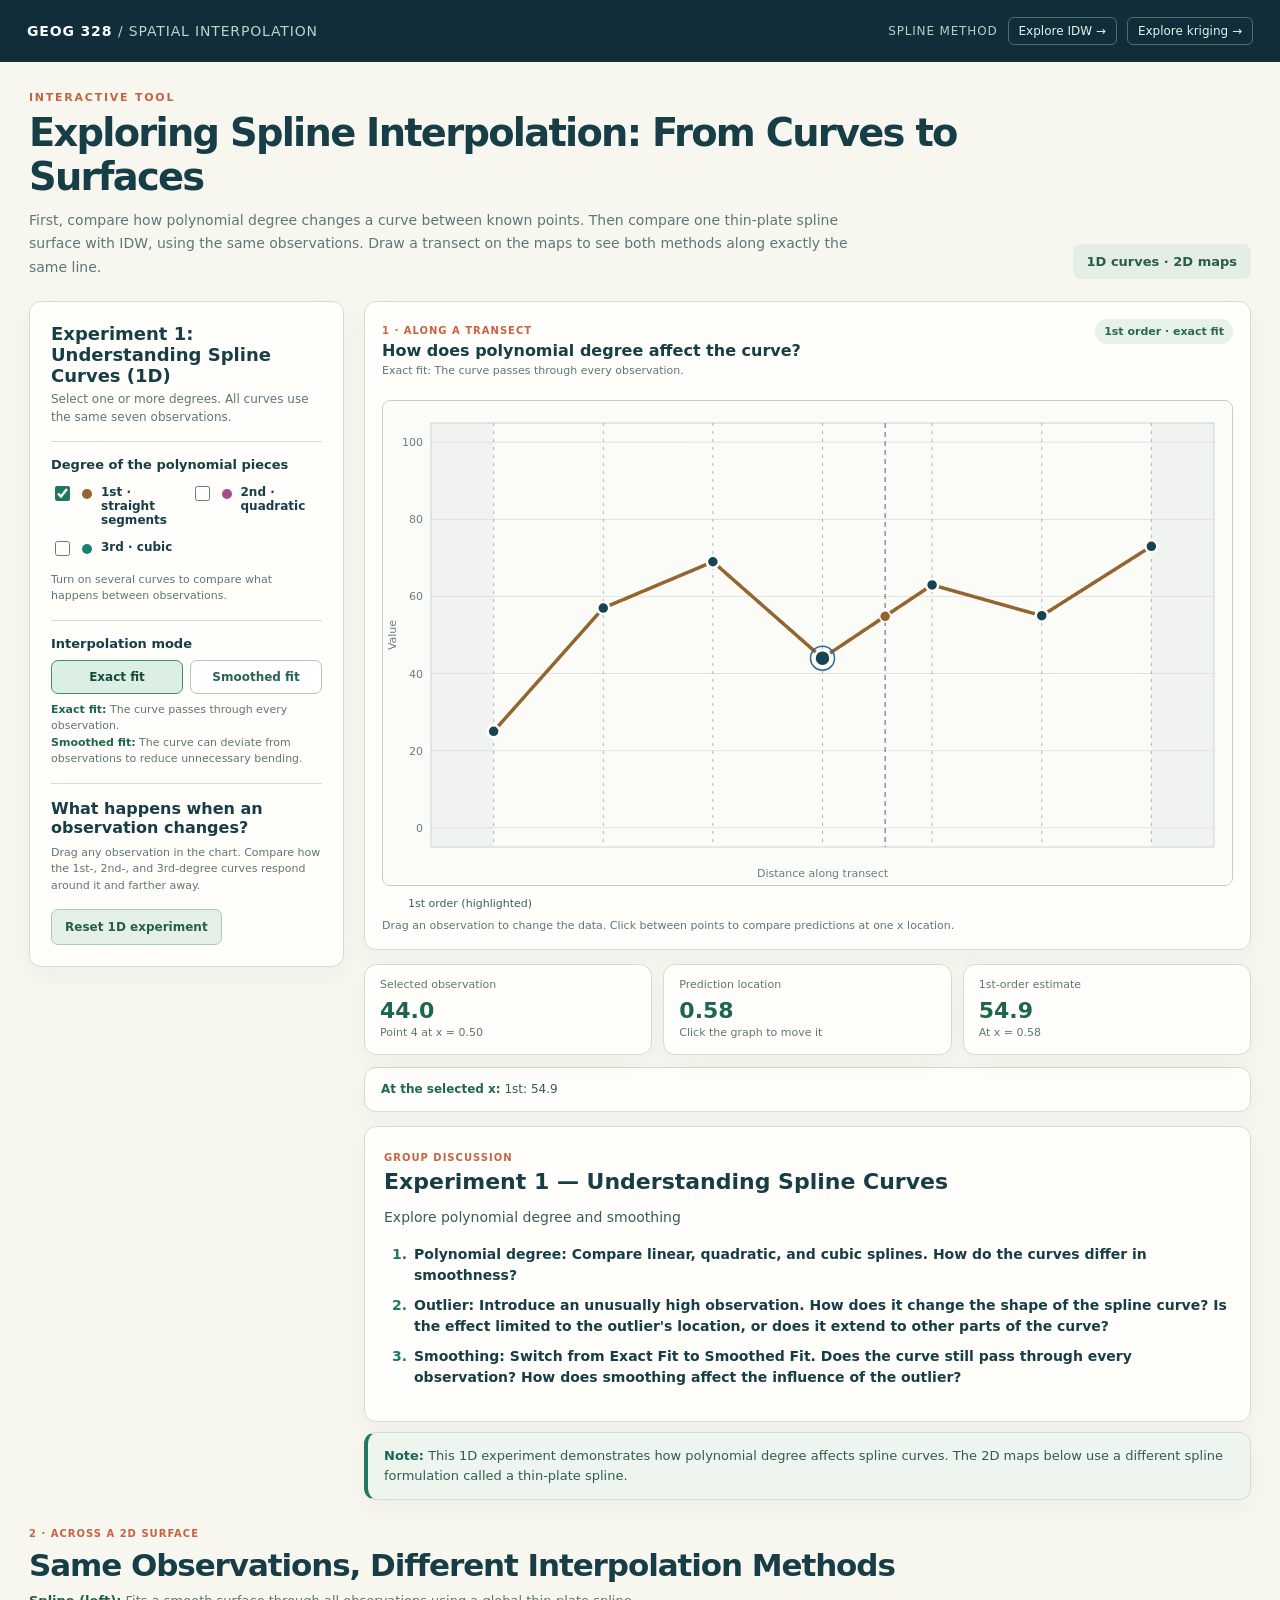
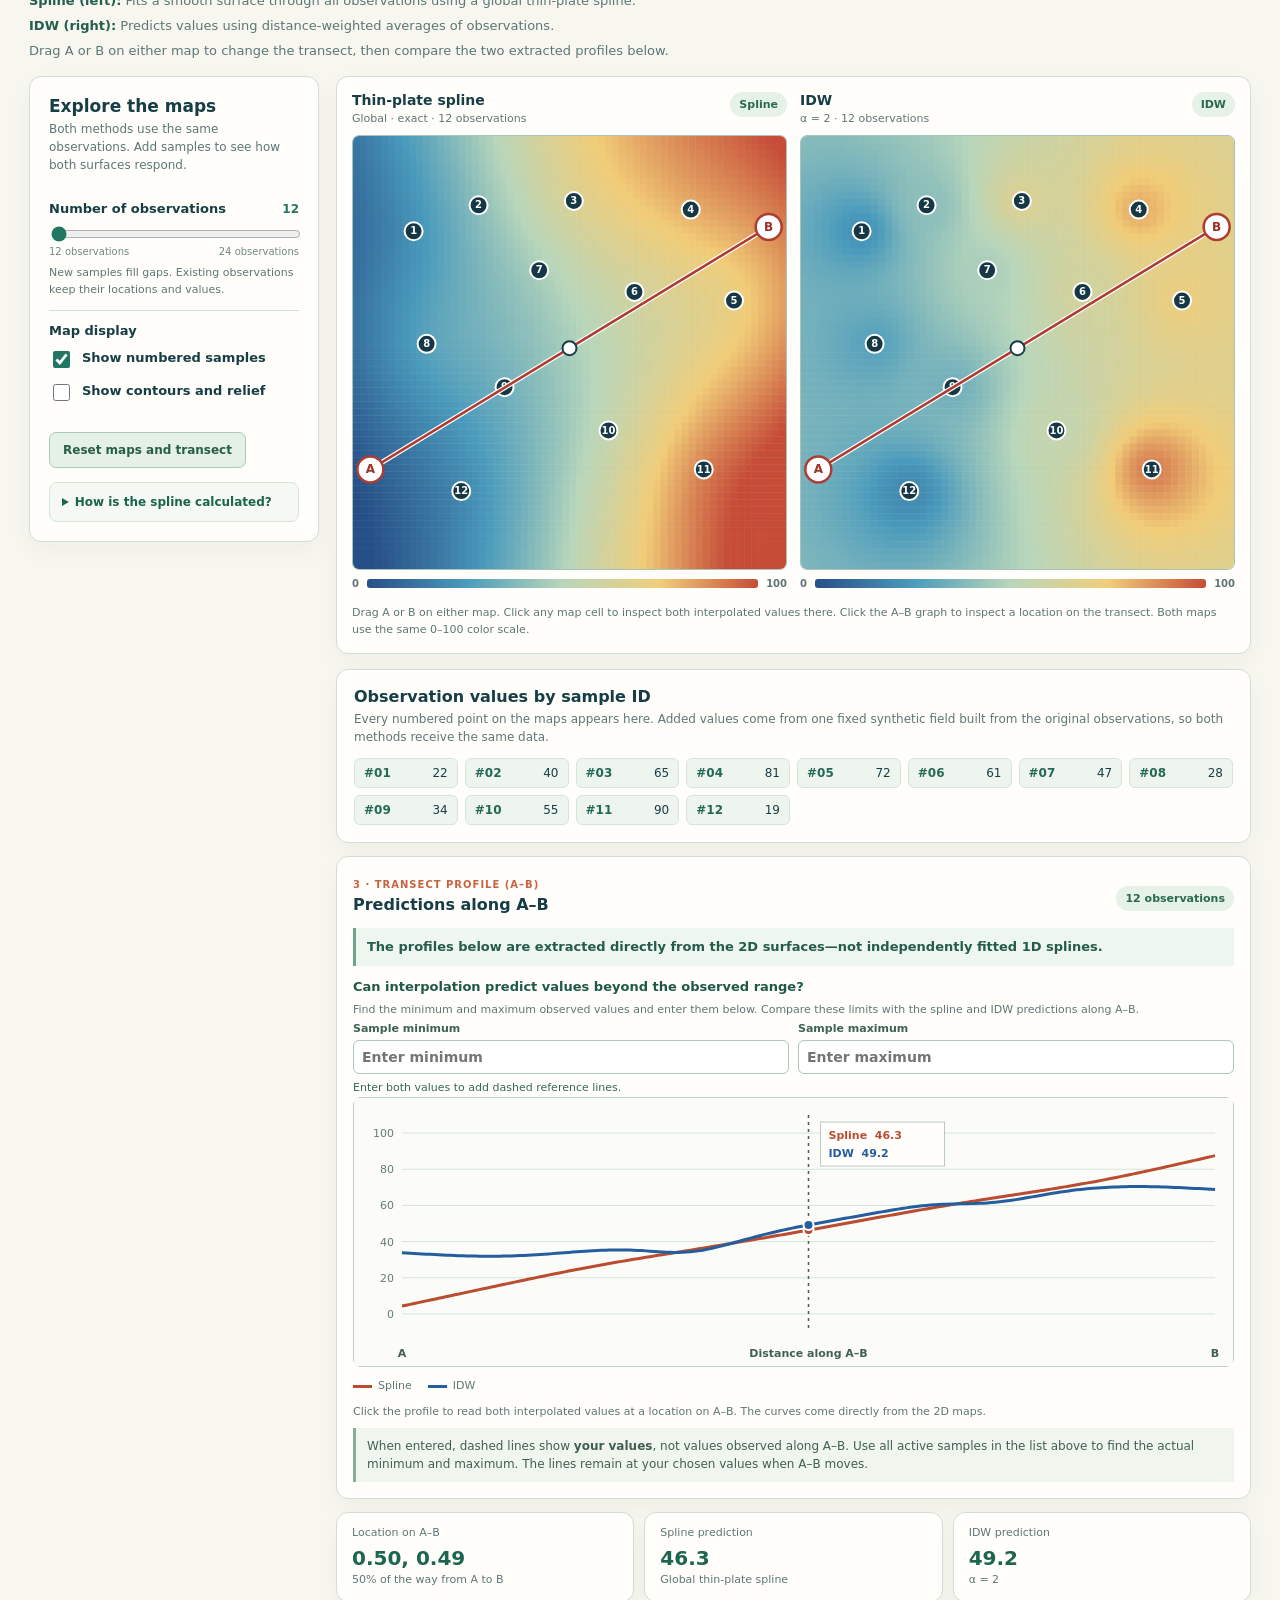
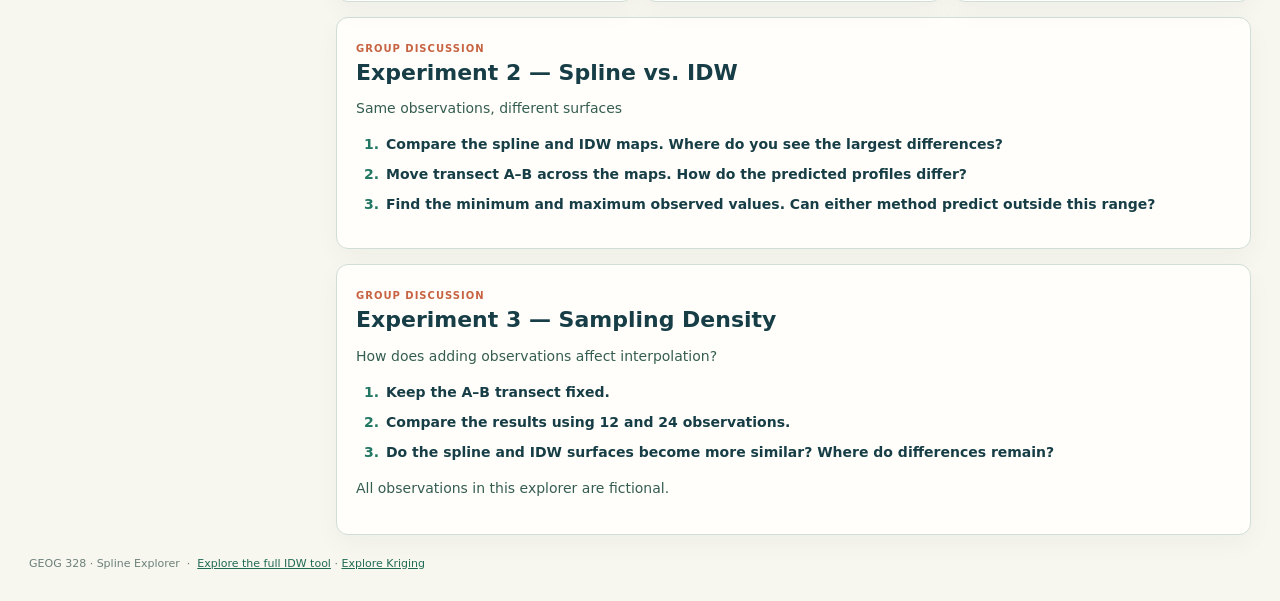
<file: spline.html>
<!doctype html>
<html lang="en">
<head>
  <meta charset="utf-8">
  <meta name="viewport" content="width=device-width, initial-scale=1">
  <title>GEOG 328 · Spline Explorer</title>
  <meta name="description" content="Interactive 1D and spatial spline explorer with an IDW comparison for GEOG 328">
  <style>
    :root{--navy:#102d39;--ink:#173e46;--paper:#f7f6ef;--white:#fffefa;--line:#d1ddd7;--muted:#5d7776;--teal:#227763;--orange:#c76342;--blue:#27699b;--focus:#c4e9d4}
    *{box-sizing:border-box}body{margin:0;background:var(--paper);color:var(--ink);font-family:Inter,system-ui,sans-serif}button,input,select{font:inherit}button{cursor:pointer}button:focus-visible,input:focus-visible,select:focus-visible,a:focus-visible{outline:3px solid var(--focus);outline-offset:2px}.top{background:var(--navy);color:white}.top-inner{max-width:1400px;margin:auto;padding:17px 27px;display:flex;align-items:center;justify-content:space-between;gap:14px;flex-wrap:wrap}.brand{font-size:14px;font-weight:850;letter-spacing:.06em}.brand span{font-weight:400;color:#b7d6c8}.top-right{display:flex;align-items:center;gap:10px;flex-wrap:wrap}.top-note{font-size:12px;color:#b4d2c4;letter-spacing:.07em}.top a{font-size:12px;color:#e2f2e6;text-decoration:none;border:1px solid #8cbbaa77;padding:6px 10px;border-radius:6px}.top a:hover{background:#ffffff1a}.wrap{max-width:1400px;margin:auto;padding:29px}.eyebrow{color:var(--orange);font-size:11px;font-weight:800;letter-spacing:.16em}.intro{display:flex;justify-content:space-between;gap:24px;align-items:end;margin-bottom:22px}.intro h1{font-size:clamp(29px,3vw,42px);line-height:1.15;letter-spacing:-.045em;margin:7px 0 10px}.intro p{max-width:820px;font-size:14px;line-height:1.65;color:var(--muted);margin:0}.formula{background:#e4eee5;border-radius:8px;padding:10px 14px;color:#285d4a;font-size:13px;font-weight:750;white-space:nowrap}.layout{display:grid;grid-template-columns:minmax(270px,315px) minmax(0,1fr);gap:20px;align-items:start}.panel{background:var(--white);border:1px solid var(--line);border-radius:12px;box-shadow:0 9px 26px #1a4f3c0a}.controls{padding:21px;position:sticky;top:16px}.controls h2{font-size:18px;margin:0 0 4px}.sub{font-size:12px;line-height:1.5;color:var(--muted);margin:0 0 15px}.group{border-top:1px solid var(--line);padding:15px 0}.group-title{display:flex;align-items:baseline;justify-content:space-between;gap:8px;font-size:13px;font-weight:800;margin-bottom:8px}.group-title output{font-size:12px;color:var(--teal);font-variant-numeric:tabular-nums}.range{width:100%;accent-color:var(--teal)}.endpoints{display:flex;justify-content:space-between;color:#728985;font-size:10px}.hint{font-size:11px;line-height:1.5;color:var(--muted);margin:8px 0 0}.select{width:100%;padding:9px 10px;border:1px solid #afc9bd;border-radius:7px;background:white;color:var(--ink);font-size:13px}.switchline{display:flex;align-items:start;gap:9px;font-size:13px;font-weight:700;margin:8px 0}.switchline input{accent-color:var(--teal);width:17px;height:17px;flex:none;margin-top:1px}.reset{border:1px solid #a9cbb3;background:#e5f0e6;color:#265f47;padding:10px 13px;border-radius:7px;font-size:12px;font-weight:800}.content{min-width:0}.chart-panel{padding:17px}.chart-top{display:flex;justify-content:space-between;align-items:start;gap:12px;margin-bottom:10px}.chart-title{font-size:16px;font-weight:850}.chart-caption{font-size:11px;line-height:1.5;color:var(--muted);margin-top:3px}.badge{font-size:11px;font-weight:800;color:#2a6950;background:#e6f1e8;padding:6px 9px;border-radius:16px;white-space:nowrap}.chart-holder{width:100%;aspect-ratio:1.75;min-height:300px;position:relative;touch-action:none;cursor:crosshair;background:#fbfcf8;border:1px solid #bed1c7;border-radius:8px;overflow:hidden}.chart-holder canvas{width:100%;height:100%;display:block}.legend{display:flex;flex-wrap:wrap;gap:14px;margin-top:11px;font-size:11px;color:#4e6b63}.legend span{display:inline-flex;align-items:center;gap:5px}.swatch{display:inline-block;width:18px;height:0;border-top:3px solid #17816e}.swatch.obs{width:10px;height:10px;background:#164450;border:2px solid white;box-shadow:0 0 0 1px #164450;border-radius:50%}.swatch.line{border-color:#9ba9a3;border-top-style:dashed}.swatch.poly{border-color:#d6794b;border-top-style:dashed}.swatch.exact{border-color:#4b9cb9;border-top-style:dotted}.chart-help{font-size:11px;color:var(--muted);margin:9px 0 0}.readouts{display:grid;grid-template-columns:repeat(3,minmax(0,1fr));gap:11px;margin-top:14px}.readout{padding:13px 15px}.readout-label{font-size:11px;color:var(--muted);line-height:1.35}.readout-value{font-size:22px;font-weight:850;color:#1c654f;font-variant-numeric:tabular-nums;margin-top:5px}.readout small{font-size:11px;color:var(--muted);display:block;margin-top:3px;line-height:1.35}.concepts{margin-top:14px;padding:19px}.concepts h2,.discussion h2{font-size:22px;margin:0 0 11px;line-height:1.25}.concept-grid{display:grid;grid-template-columns:repeat(3,minmax(0,1fr));gap:10px}.concept{border:1px solid #d4e4d7;border-radius:9px;background:#f3f8f2;padding:13px}.concept strong{display:block;color:#1d684f;font-size:12px;margin-bottom:5px}.concept p{font-size:12px;color:#4b6660;line-height:1.55;margin:0}.discussion{margin-top:14px;padding:19px}.discussion>p{font-size:14px;line-height:1.6;color:#355d51;margin:0 0 15px}.question-list{list-style:none;padding:0;margin:0;display:grid;grid-template-columns:repeat(2,minmax(0,1fr));gap:10px}.question-list li{border:1px solid #d4e4d7;border-radius:9px;background:#f3f8f2;padding:12px 14px}.question-list strong{display:block;font-size:11px;color:var(--teal);letter-spacing:.06em;text-transform:uppercase;margin-bottom:5px}.question-list span{font-size:15px;line-height:1.45;font-weight:700}.note{font-size:11px;color:var(--muted);line-height:1.55;margin:13px 0 0}.footer{font-size:11px;line-height:1.55;color:#6b807a;margin-top:20px}.footer a{color:#216b55}@media(max-width:1050px){.layout{grid-template-columns:1fr}.controls{position:static}.controls-inner{display:grid;grid-template-columns:repeat(2,minmax(0,1fr));gap:0 18px}.controls h2,.controls .sub,.controls .reset{grid-column:1/-1}}@media(max-width:720px){.wrap{padding:19px}.intro{display:block}.formula{display:inline-block;margin-top:13px}.concept-grid{grid-template-columns:1fr}.readouts{grid-template-columns:1fr 1fr}.chart-holder{min-height:280px}}@media(max-width:540px){.top-inner{padding:15px 18px}.top-right{width:100%;justify-content:space-between}.controls-inner,.readouts,.question-list{grid-template-columns:1fr}.chart-panel{padding:11px}.chart-holder{min-height:270px}.readout-value{font-size:20px}}
  </style>
  <style>
    .stage-tag{display:inline-block;font-size:10px;font-weight:850;letter-spacing:.1em;text-transform:uppercase;color:var(--orange);margin-bottom:5px}.surface-section{margin-top:22px}.surface-heading{margin:0 0 15px}.surface-heading h2{font-size:clamp(23px,2.5vw,31px);line-height:1.2;letter-spacing:-.035em;margin:3px 0 7px}.surface-heading p{font-size:13px;line-height:1.65;color:var(--muted);max-width:950px;margin:0}.surface-layout{display:grid;grid-template-columns:minmax(245px,290px) minmax(0,1fr);gap:17px;align-items:start}.surface-controls{padding:19px}.surface-controls h3{font-size:17px;margin:0 0 4px}.surface-controls .group{padding:12px 0}.surface-controls .group:first-of-type{border-top:0}.surface-controls .switchline{margin-top:12px}.surface-controls .reset{margin-top:8px}.surface-content{min-width:0}.surface-tabs{display:flex;gap:6px;border-bottom:1px solid var(--line);padding:13px 15px 0}.surface-tabs button{border:1px solid transparent;border-radius:8px 8px 0 0;background:transparent;color:#456b5b;padding:9px 12px;font-weight:800;font-size:12px}.surface-tabs button[aria-selected="true"]{background:#e8f2e9;border-color:var(--line);border-bottom-color:#e8f2e9;color:#1c624b}.surface-map-grid{display:grid;grid-template-columns:repeat(2,minmax(0,1fr));gap:13px;padding:15px}.surface-card{min-width:0}.surface-card-top{display:flex;justify-content:space-between;gap:8px;align-items:start;margin-bottom:8px}.surface-card h3{font-size:14px;margin:0}.surface-card p{font-size:11px;color:var(--muted);line-height:1.45;margin:3px 0 0}.surface-canvas-wrap{width:100%;aspect-ratio:1;position:relative;border:1px solid #a8c3ba;border-radius:7px;overflow:hidden;background:#e8eee8;touch-action:none;cursor:crosshair}.surface-canvas-wrap canvas{width:100%;height:100%;display:block}.surface-legend{display:flex;gap:8px;align-items:center;color:var(--muted);font-size:10px;margin-top:8px}.surface-legend-bar{height:9px;flex:1;border-radius:3px;background:linear-gradient(90deg,#274f87,#4a9abc,#b8d6bb,#f1cd7a,#c64c37)}.surface-notes{padding:0 15px 15px;font-size:11px;line-height:1.55;color:var(--muted)}.surface-notes strong{color:#285d4a}.surface-readout{display:grid;grid-template-columns:repeat(3,minmax(0,1fr));gap:10px;margin-top:12px}.surface-readout .readout{min-width:0}.surface-readout .readout-value{font-size:20px}.surface-callout{margin-top:13px;padding:14px 17px;font-size:12px;line-height:1.55;color:#355d51}.surface-callout strong{color:#1d684f}.surface-section .concepts,.surface-section .discussion{margin-top:15px}.surface-status{font-weight:750;color:#236950}.surface-control-extra{display:none}.surface-control-extra.show{display:block}.surface-swatch{display:inline-block;width:10px;height:10px;border:2px solid #fff;box-shadow:0 0 0 1px #173e46;border-radius:50%;background:#173e46;vertical-align:middle;margin-right:3px}@media(max-width:1050px){.surface-layout{grid-template-columns:1fr}.surface-control-grid{display:grid;grid-template-columns:repeat(2,minmax(0,1fr));gap:0 16px}.surface-controls h3,.surface-controls>.sub{grid-column:1/-1}}@media(max-width:720px){.surface-map-grid{grid-template-columns:1fr}.surface-card{max-width:620px}.surface-readout{grid-template-columns:1fr 1fr}}@media(max-width:540px){.surface-control-grid,.surface-readout{grid-template-columns:1fr}.surface-tabs{flex-wrap:wrap}.surface-tabs button{flex:1}}
  </style>

  <style>
    .degree-list{display:grid;grid-template-columns:repeat(2,minmax(0,1fr));gap:3px 8px}.degree-list .switchline{margin:5px 0;font-size:12px}.degree-list input{width:15px;height:15px}.degree-dot{display:inline-block;width:10px;height:10px;border-radius:50%;background:var(--degree-color);flex:none;margin-top:4px}.degree-list label.is-focus{color:#164b3c}.degree-list label.is-focus::after{content:'focus';font-size:9px;color:#27755f;margin-left:auto}.degree-list label.unavailable{opacity:.48}.order-legend{display:flex;flex-wrap:wrap;gap:8px 13px}.order-legend span{font-size:11px;color:#3c6256;white-space:nowrap}.order-legend i{display:inline-block;width:17px;height:0;border-top:3px solid var(--degree-color);vertical-align:middle;margin-right:4px}.order-legend .obs-marker{width:9px;height:9px;background:#164450;border:2px solid white;box-shadow:0 0 0 1px #164450;border-radius:50%;vertical-align:middle;margin-right:4px}.order-explainer{padding:12px 16px;margin-top:12px;font-size:12px;line-height:1.55;color:#355d51}.order-explainer strong{color:#1d684f}.surface-order-note{font-size:11px;line-height:1.55;color:var(--muted);margin-top:8px}
  </style>
<style>
    .profile-panel{padding:16px;margin-top:13px}.profile-heading{display:flex;justify-content:space-between;align-items:center;gap:10px}.profile-heading h3{font-size:16px;margin:0 0 9px}.profile-holder{height:270px;border:1px solid #bed1c7;border-radius:8px;background:#fbfcf8;cursor:crosshair;touch-action:none}.profile-holder canvas{width:100%;height:100%;display:block}.profile-legend{display:flex;flex-wrap:wrap;gap:9px 16px;margin:11px 0;font-size:11px;color:var(--muted)}.profile-legend span{display:flex;align-items:center;gap:6px}.profile-line{width:19px;border-top:3px solid;display:inline-block}.spline-line{border-color:#ba4c31}.idw-line{border-color:#245e9e}.bounds-line{border-color:#768780;border-top-style:dashed}.explore-prompt{background:#f0f6ee;border:1px solid #d5e6d5;border-radius:8px;padding:12px;margin-top:16px;font-size:12px;line-height:1.5}.explore-prompt ol{padding-left:19px;margin:6px 0 0}.order-explainer p{margin:7px 0 0}.surface-content .surface-readout{margin-top:13px}@media(max-width:720px){.profile-holder{height:245px}}
  </style>
<style>
    .range-note{font-size:12px;line-height:1.5;color:#415f56;background:#f0f5ee;border-left:3px solid #8aad98;padding:9px 11px;margin:10px 0 0}.method-details{margin-top:14px;border:1px solid #d5e5d7;background:#f5f8f3;border-radius:8px;padding:10px 12px;font-size:12px;line-height:1.5}.method-details summary{cursor:pointer;font-weight:800;color:#1b644d}.method-details p{margin:8px 0}.method-equation{background:#fff;border:1px solid #d9e5dd;border-radius:6px;padding:10px;font-family:"Cambria Math",Georgia,serif;font-size:15px;overflow-wrap:anywhere}.profile-legend{line-height:1.4}
  </style>
<style>
    .fit-tabs{display:flex;gap:7px;margin:9px 0 7px}.fit-tabs button{flex:1;border:1px solid #afc9bd;background:#fff;padding:9px 10px;border-radius:7px;color:#2b6254;font-size:12px;font-weight:800}.fit-tabs button[aria-selected="true"]{background:#dcefe5;border-color:#438c70;color:#164b3c}.fit-explanation{min-height:2.5em}.sample-panel{padding:17px;margin-top:15px}.sample-panel h3{font-size:16px;margin:0 0 4px}.sample-panel p{font-size:12px;line-height:1.5;color:var(--muted);margin:0 0 12px}.sample-grid{display:grid;grid-template-columns:repeat(8,minmax(0,1fr));gap:7px}.sample-chip{display:flex;justify-content:space-between;gap:4px;background:#eef5ef;border:1px solid #d6e5da;border-radius:6px;padding:7px 9px;font-size:12px;font-variant-numeric:tabular-nums}.sample-chip strong{color:#246955}[hidden]{display:none!important}.bound-controls{display:grid;grid-template-columns:repeat(2,minmax(0,1fr));gap:9px;margin:6px 0 7px}.bound-controls label{font-size:11px;font-weight:800;color:#3b6256}.bound-controls input{display:block;margin-top:5px;width:100%;border:1px solid #abc8b8;border-radius:6px;padding:8px;font-size:14px;color:var(--ink)}.range-status{font-size:11px;color:#386954;min-height:1.5em}.discussion.one-question .question-list{grid-template-columns:1fr}.discussion.one-question{width:100%}@media(max-width:900px){.sample-grid{grid-template-columns:repeat(6,minmax(0,1fr))}}@media(max-width:540px){.sample-grid{grid-template-columns:repeat(3,minmax(0,1fr))}}
  </style>
<style>
    .model-note{margin-top:10px;padding:13px 16px;border-left:4px solid #227763;background:#eef5ee;font-size:13px;line-height:1.55;color:#315d51}.model-note strong{color:#17664e}.fit-mode-copy{font-weight:400}.fit-mode-copy strong{color:#1e6650}.method-intro{max-width:950px}.surface-heading .method-intro p{font-size:13px;line-height:1.55;margin:5px 0;color:var(--muted)}.surface-heading .method-intro strong{color:#245e4c}.profile-model-note{font-size:13px;font-weight:750;color:#245b4b;background:#eef6f0;border-left:3px solid #6da68c;padding:9px 11px;line-height:1.5;margin:5px 0 13px}.range-question{font-size:13px;font-weight:800;color:#1f5846;margin:10px 0 3px}.experiment-discussion{width:100%}.discussion-steps{margin:12px 0 14px;padding-left:28px;display:grid;gap:9px}.discussion-steps li{font-size:14px;font-weight:650;line-height:1.5;padding-left:2px}.discussion-steps li::marker{font-weight:850;color:#227763}.experiment-discussion .think-about{border-top:1px solid #d5e6d5;padding-top:11px;font-size:13px;font-weight:650;margin:10px 0 0}.experiment-discussion .think-about strong{color:#1d684f}
  </style>
</head>
<body>
<header class="top"><div class="top-inner"><div class="brand">GEOG 328 <span>/ SPATIAL INTERPOLATION</span></div><div class="top-right"><span class="top-note">SPLINE METHOD</span><a href="index.html">Explore IDW →</a><a href="kriging.html">Explore kriging →</a></div></div></header>
<main class="wrap">
  <div class="intro"><div><div class="eyebrow">INTERACTIVE TOOL</div><h1>Exploring Spline Interpolation: From Curves to Surfaces</h1><p>First, compare how polynomial degree changes a curve between known points. Then compare one thin-plate spline surface with IDW, using the same observations. Draw a transect on the maps to see both methods along exactly the same line.</p></div><div class="formula">1D curves · 2D maps</div></div>
  <div class="layout">
    <aside class="panel controls" aria-label="Transect settings"><div class="controls-inner"><h2>Experiment 1: Understanding Spline Curves (1D)</h2><p class="sub">Select one or more degrees. All curves use the same seven observations.</p>
      <div class="group"><div class="group-title">Degree of the polynomial pieces</div><div class="degree-list"><label class="switchline" style="--degree-color:#94652e"><input id="degree1" type="checkbox" checked><span class="degree-dot"></span>1st · straight segments</label><label class="switchline" style="--degree-color:#a34e8b"><input id="degree2" type="checkbox"><span class="degree-dot"></span>2nd · quadratic</label><label class="switchline" style="--degree-color:#16836d"><input id="degree3" type="checkbox"><span class="degree-dot"></span>3rd · cubic</label></div><p class="hint">Turn on several curves to compare what happens between observations.</p></div>
      <div class="group"><div class="group-title">Interpolation mode</div><div class="fit-tabs" role="tablist" aria-label="Exact fit or smoothed fit"><button id="fitExact" type="button" role="tab" aria-selected="true">Exact fit</button><button id="fitSmooth" type="button" role="tab" aria-selected="false">Smoothed fit</button></div><p class="hint fit-mode-copy"><strong>Exact fit:</strong> The curve passes through every observation.<br><strong>Smoothed fit:</strong> The curve can deviate from observations to reduce unnecessary bending.</p></div>
      <div class="group"><strong>What happens when an observation changes?</strong><p class="hint">Drag any observation in the chart. Compare how the 1st-, 2nd-, and 3rd-degree curves respond around it and farther away.</p></div>
      <button class="reset" id="reset" type="button">Reset 1D experiment</button>
    </div></aside>
    <div class="content"><section class="panel chart-panel"><div class="chart-top"><div><span class="stage-tag">1 · Along a transect</span><div class="chart-title">How does polynomial degree affect the curve?</div><div class="chart-caption fit-explanation" id="fitExplanation">Exact fit: The curve passes through every observation.</div></div><span class="badge" id="modeBadge">1st order</span></div><div class="chart-holder" id="chartHolder"><canvas id="chart" role="img" aria-label="Selected spline degrees along a transect"></canvas></div><div class="legend order-legend" id="orderLegend"></div><p class="chart-help">Drag an observation to change the data. Click between points to compare predictions at one x location.</p></section>
      
      <div class="readouts"><section class="panel readout"><div class="readout-label">Selected observation</div><div class="readout-value" id="selectedValue">—</div><small id="selectedCoord">—</small></section><section class="panel readout"><div class="readout-label">Prediction location</div><div class="readout-value" id="probeX">—</div><small>Click the graph to move it</small></section><section class="panel readout"><div class="readout-label" id="estimateLabel">Highlighted estimate</div><div class="readout-value" id="estimate">—</div><small id="residual">—</small></section></div>
      <div class="panel order-explainer"><strong>At the selected x:</strong> <span id="allDegreeEstimates">—</span></div>
      <section class="panel discussion experiment-discussion"><span class="stage-tag">Group discussion</span><h2>Experiment 1 — Understanding Spline Curves</h2><p>Explore polynomial degree and smoothing</p><ol class="discussion-steps"><li><strong>Polynomial degree:</strong> Compare linear, quadratic, and cubic splines. How do the curves differ in smoothness?</li><li><strong>Outlier:</strong> Introduce an unusually high observation. How does it change the shape of the spline curve? Is the effect limited to the outlier's location, or does it extend to other parts of the curve?</li><li><strong>Smoothing:</strong> Switch from Exact Fit to Smoothed Fit. Does the curve still pass through every observation? How does smoothing affect the influence of the outlier?</li></ol></section>
      <div class="panel model-note"><strong>Note:</strong> This 1D experiment demonstrates how polynomial degree affects spline curves. The 2D maps below use a different spline formulation called a thin-plate spline.</div>
    </div>
  </div>
  
  <section class="surface-section" aria-labelledby="surfaceTitle">
    <div class="surface-heading"><span class="stage-tag">2 · Across a 2D surface</span><h2 id="surfaceTitle">Same Observations, Different Interpolation Methods</h2><div class="method-intro"><p><strong>Spline (left):</strong> Fits a smooth surface through all observations using a global thin-plate spline.</p><p><strong>IDW (right):</strong> Predicts values using distance-weighted averages of observations.</p><p>Drag A or B on either map to change the transect, then compare the two extracted profiles below.</p></div></div>
    <div class="surface-layout">
      <aside class="panel surface-controls" aria-label="Map settings"><h3>Explore the maps</h3><p class="sub">Both methods use the same observations. Add samples to see how both surfaces respond.</p>
        <div class="group"><div class="group-title"><label for="sampleCount">Number of observations</label><output id="sampleCountVal">12</output></div><input class="range" id="sampleCount" type="range" min="12" max="24" step="12" value="12"><div class="endpoints"><span>12 observations</span><span>24 observations</span></div><p class="hint">New samples fill gaps. Existing observations keep their locations and values.</p></div>
        <div class="group"><div class="group-title">Map display</div><label class="switchline"><input id="surfaceSamples" type="checkbox" checked> Show numbered samples</label><label class="switchline"><input id="surfaceContours" type="checkbox"> Show contours and relief</label></div>
        <button class="reset" id="surfaceReset" type="button">Reset maps and transect</button><details class="method-details"><summary>How is the spline calculated?</summary><p>The map uses a global, exact thin-plate spline:</p><div class="method-equation">ẑ(x,y) = a₀ + a₁x + a₂y + Σᵢ cᵢ rᵢ² ln(rᵢ)</div><p>Here rᵢ = √((x − xᵢ)² + (y − yᵢ)²) is the distance to sample i. The coefficients are solved together from all active observations so the surface passes through each observation. At rᵢ = 0, its kernel term is defined as 0.</p></details>
      </aside>
      <div class="surface-content">
        <div class="panel"><div class="surface-map-grid"><div class="surface-card"><div class="surface-card-top"><div><h3>Thin-plate spline</h3><p id="leftMapCaption">Global · exact · 12 observations</p></div><span class="badge">Spline</span></div><div class="surface-canvas-wrap" id="leftSurfaceHolder"><canvas id="leftSurface" role="img" aria-label="Thin-plate spline map with A to B transect"></canvas></div><div class="surface-legend"><strong>0</strong><div class="surface-legend-bar"></div><strong>100</strong></div></div><div class="surface-card"><div class="surface-card-top"><div><h3>IDW</h3><p id="rightMapCaption">α = 2 · 12 observations</p></div><span class="badge">IDW</span></div><div class="surface-canvas-wrap" id="rightSurfaceHolder"><canvas id="rightSurface" role="img" aria-label="IDW map with A to B transect"></canvas></div><div class="surface-legend"><strong>0</strong><div class="surface-legend-bar"></div><strong>100</strong></div></div></div><div class="surface-notes">Drag A or B on either map. Click any map cell to inspect both interpolated values there. Click the A–B graph to inspect a location on the transect. Both maps use the same 0–100 color scale.</div></div>
        <section class="panel sample-panel"><h3>Observation values by sample ID</h3><p>Every numbered point on the maps appears here. Added values come from one fixed synthetic field built from the original observations, so both methods receive the same data.</p><div class="sample-grid" id="sampleValues"></div></section>
        <section class="panel profile-panel"><div class="profile-heading"><div><span class="stage-tag">3 · Transect Profile (A–B)</span><h3>Predictions along A–B</h3></div><span class="badge" id="profileBadge">12 observations</span></div><p class="profile-model-note">The profiles below are extracted directly from the 2D surfaces—not independently fitted 1D splines.</p><p class="range-question">Can interpolation predict values beyond the observed range?</p><p class="chart-help">Find the minimum and maximum observed values and enter them below. Compare these limits with the spline and IDW predictions along A–B.</p><div class="bound-controls"><label for="rangeMin">Sample minimum<input id="rangeMin" type="number" min="0" max="100" step="1" placeholder="Enter minimum"></label><label for="rangeMax">Sample maximum<input id="rangeMax" type="number" min="0" max="100" step="1" placeholder="Enter maximum"></label></div><div class="range-status" id="rangeStatus" role="status">Enter both values to add dashed reference lines.</div><div class="profile-holder" id="profileHolder"><canvas id="profileChart" role="img" aria-label="Spline and IDW predictions extracted along the A to B map transect"></canvas></div><div class="profile-legend"><span><i class="profile-line spline-line"></i>Spline</span><span><i class="profile-line idw-line"></i>IDW</span><span id="boundsLegend" hidden><i class="profile-line bounds-line"></i>Your entered minimum / maximum</span></div><p class="chart-help" id="profileHelp">Click the profile to read both interpolated values at a location on A–B. The curves come directly from the 2D maps.</p><p class="range-note">When entered, dashed lines show <strong>your values</strong>, not values observed along A–B. Use all active samples in the list above to find the actual minimum and maximum. The lines remain at your chosen values when A–B moves.</p></section>
        <div class="surface-readout"><div class="panel readout"><div class="readout-label" id="locationLabel">Location on A–B</div><div class="readout-value" id="surfaceCoord">—</div><small id="transectPosition">—</small></div><div class="panel readout"><div class="readout-label">Spline prediction</div><div class="readout-value" id="leftValue">—</div><small>Global thin-plate spline</small></div><div class="panel readout"><div class="readout-label">IDW prediction</div><div class="readout-value" id="rightValue">—</div><small id="rightValueNote">α = 2</small></div></div>
        <section class="panel discussion experiment-discussion"><span class="stage-tag">Group discussion</span><h2>Experiment 2 — Spline vs. IDW</h2><p>Same observations, different surfaces</p><ol class="discussion-steps"><li>Compare the spline and IDW maps. Where do you see the largest differences?</li><li>Move transect A–B across the maps. How do the predicted profiles differ?</li><li>Find the minimum and maximum observed values. Can either method predict outside this range?</li></ol></section>
        <section class="panel discussion experiment-discussion"><span class="stage-tag">Group discussion</span><h2>Experiment 3 — Sampling Density</h2><p>How does adding observations affect interpolation?</p><ol class="discussion-steps"><li>Keep the A–B transect fixed.</li><li>Compare the results using 12 and 24 observations.</li><li>Do the spline and IDW surfaces become more similar? Where do differences remain?</li></ol><p class="note">All observations in this explorer are fictional.</p></section>
      </div>
    </div>
    
  </section>
  <div class="footer">GEOG 328 · Spline Explorer &nbsp;·&nbsp; <a href="index.html">Explore the full IDW tool</a> · <a href="kriging.html">Explore Kriging</a></div>
</main>
<script>
(() => {
  const $ = id => document.getElementById(id);
  const state = {n:7,spacing:'even',selected:3,drag:-1,probeX:.58,points:[],active:1,fitMode:'exact'};
  const values=[25,57,38,69,44,63,80,55,73];
  const colors={1:'#94652e',2:'#a34e8b',3:'#16836d',4:'#386ab2',5:'#d06b32'};
  const clamp=(v,a,b)=>Math.max(a,Math.min(b,v));
  function solve(matrix,vector){
    const n=vector.length,a=matrix.map((row,i)=>[...row,vector[i]]);
    for(let col=0;col<n;col++){
      let pivot=col;for(let row=col+1;row<n;row++)if(Math.abs(a[row][col])>Math.abs(a[pivot][col]))pivot=row;
      if(Math.abs(a[pivot][col])<1e-12)return null;
      [a[col],a[pivot]]=[a[pivot],a[col]];
      const d=a[col][col];for(let j=col;j<=n;j++)a[col][j]/=d;
      for(let row=0;row<n;row++)if(row!==col){const f=a[row][col];for(let j=col;j<=n;j++)a[row][j]-=f*a[col][j]}
    }
    return a.map(row=>row[n]);
  }
  function makePoints(){
    const n=state.n,xs=state.spacing==='even'
      ?Array.from({length:n},(_,i)=>.08+.84*i/(n-1))
      :Array.from({length:n},(_,i)=>{const t=i/(n-1);return .08+.84*(t<.55?.62*t:.341+.659*(t-.55)/.45)});
    state.points=xs.map((x,i)=>({x,y:values[Math.round(i*(values.length-1)/(n-1))]}));
    state.selected=Math.min(state.selected,n-1);render();
  }
  function observed(){return state.points.map(p=>({x:p.x,y:p.y}))}
  function degrees(){return [1,2,3].filter(d=>$( 'degree'+d ).checked)}
  function knots(us,p){
    const n=us.length,k=Array(p+1).fill(0);
    for(let j=1;j<n-p;j++){let sum=0;for(let t=j;t<j+p;t++)sum+=us[t];k.push(sum/p)}
    return k.concat(Array(p+1).fill(1));
  }
  function basis(i,p,u,k,n){
    if(p===0)return (k[i]<=u&&u<k[i+1])||(u===1&&i===n-1)?1:0;
    let a=0,b=0,d=k[i+p]-k[i],e=k[i+p+1]-k[i+1];
    if(d>0)a=(u-k[i])/d*basis(i,p-1,u,k,n);
    if(e>0)b=(k[i+p+1]-u)/e*basis(i+1,p-1,u,k,n);
    return a+b;
  }
  function spline(points,p,lambda){
    const n=points.length;if(n<p+1)return ()=>NaN;
    const x0=points[0].x,span=points[n-1].x-x0,us=points.map(q=>(q.x-x0)/span),k=knots(us,p);
    const B=us.map(u=>Array.from({length:n},(_,j)=>basis(j,p,u,k,n)));
    const m=Array.from({length:n},()=>Array(n).fill(0)),rhs=Array(n).fill(0);
    for(let i=0;i<n;i++)for(let j=0;j<n;j++){
      rhs[j]+=B[i][j]*points[i].y;
      for(let h=0;h<n;h++)m[j][h]+=B[i][j]*B[i][h];
    }
    if(lambda)for(let i=0;i<n-2;i++)for(let a=0;a<3;a++)for(let b=0;b<3;b++)m[i+a][i+b]+=lambda*[1,-2,1][a]*[1,-2,1][b];
    const c=solve(m,rhs);if(!c)return ()=>NaN;
    return x=>{const u=clamp((x-x0)/span,0,1);return c.reduce((v,coef,j)=>v+coef*basis(j,p,u,k,n),0)};
  }
  function lambda(){return state.fitMode==='smooth'?.35:0}
  let queued=false;function render(){if(queued)return;queued=true;requestAnimationFrame(()=>{queued=false;draw()})}
  function draw(){
    const holder=$('chartHolder'),canvas=$('chart'),w=Math.max(320,holder.clientWidth),h=Math.max(260,holder.clientHeight),dpr=Math.min(devicePixelRatio||1,2);
    canvas.width=Math.round(w*dpr);canvas.height=Math.round(h*dpr);
    const ctx=canvas.getContext('2d');ctx.setTransform(dpr,0,0,dpr,0,0);
    const margin={left:48,right:18,top:22,bottom:38},pw=w-margin.left-margin.right,ph=h-margin.top-margin.bottom,X=x=>margin.left+x*pw,Y=y=>margin.top+(105-y)/110*ph;
    const pts=observed(),lam=lambda(),ds=degrees(),fits=new Map(ds.map(d=>[d,spline(pts,d,lam)]));
    if(!ds.includes(state.active))state.active=ds[ds.length-1];
    ctx.fillStyle='#fbfcf8';ctx.fillRect(0,0,w,h);
    ctx.fillStyle='#f0f3ef';ctx.fillRect(margin.left,margin.top,pts[0].x*pw,ph);ctx.fillRect(X(pts.at(-1).x),margin.top,(1-pts.at(-1).x)*pw,ph);
    ctx.strokeStyle='#dce7df';ctx.lineWidth=1;ctx.font='11px system-ui';ctx.fillStyle='#698077';ctx.textAlign='right';
    for(let v=0;v<=100;v+=20){ctx.beginPath();ctx.moveTo(margin.left,Y(v));ctx.lineTo(w-margin.right,Y(v));ctx.stroke();ctx.fillText(String(v),margin.left-8,Y(v)+4)}
    ctx.strokeStyle='#c5d6cd';ctx.strokeRect(margin.left,margin.top,pw,ph);
    ctx.fillStyle='#698077';ctx.textAlign='center';ctx.fillText('Distance along transect',margin.left+pw/2,h-8);
    ctx.save();ctx.translate(13,margin.top+ph/2);ctx.rotate(-Math.PI/2);ctx.fillText('Value',0,0);ctx.restore();
    ctx.save();ctx.beginPath();ctx.rect(margin.left,margin.top,pw,ph);ctx.clip();
    ctx.strokeStyle='#a6b7ae';ctx.setLineDash([3,5]);
    for(const p of pts){ctx.beginPath();ctx.moveTo(X(p.x),margin.top);ctx.lineTo(X(p.x),margin.top+ph);ctx.stroke()}
    ctx.setLineDash([5,4]);ctx.strokeStyle='#4b6070';ctx.beginPath();ctx.moveTo(X(state.probeX),margin.top);ctx.lineTo(X(state.probeX),margin.top+ph);ctx.stroke();ctx.setLineDash([]);
    for(const d of ds){
      const fn=fits.get(d);ctx.beginPath();
      for(let i=0;i<=450;i++){const x=pts[0].x+(pts.at(-1).x-pts[0].x)*i/450,y=fn(x);if(i===0)ctx.moveTo(X(x),Y(y));else ctx.lineTo(X(x),Y(y))}
      ctx.strokeStyle=colors[d];ctx.lineWidth=d===state.active?3.5:2.3;ctx.globalAlpha=d===state.active?1:.82;ctx.stroke();ctx.globalAlpha=1;
      const py=fn(state.probeX);ctx.beginPath();ctx.arc(X(state.probeX),Y(py),d===state.active?5.5:4,0,Math.PI*2);ctx.fillStyle=colors[d];ctx.fill();ctx.strokeStyle='#fff';ctx.lineWidth=1.5;ctx.stroke();
    }
    ctx.restore();
    pts.forEach((p,i)=>{ctx.beginPath();ctx.arc(X(p.x),Y(p.y),i===state.selected?8:6,0,Math.PI*2);ctx.fillStyle='#164450';ctx.fill();ctx.lineWidth=2.5;ctx.strokeStyle='#fff';ctx.stroke();if(i===state.selected){ctx.beginPath();ctx.arc(X(p.x),Y(p.y),12,0,Math.PI*2);ctx.strokeStyle='#27699b';ctx.lineWidth=1.5;ctx.stroke()}});
    const active=fits.get(state.active),selected=pts[state.selected],names={1:'1st',2:'2nd',3:'3rd',4:'4th',5:'5th'};
    $('modeBadge').textContent=names[state.active]+' order · '+(lam?'smoothed fit':'exact fit');
    $('fitExplanation').textContent=lam?'Smoothed fit: The curve can deviate from observations to reduce unnecessary bending.':'Exact fit: The curve passes through every observation.';
    $('selectedValue').textContent=selected.y.toFixed(1);$('selectedCoord').textContent='Point '+(state.selected+1)+' at x = '+selected.x.toFixed(2);
    $('probeX').textContent=state.probeX.toFixed(2);$('estimateLabel').textContent=names[state.active]+'-order estimate';$('estimate').textContent=active(state.probeX).toFixed(1);
    $('residual').textContent='At x = '+state.probeX.toFixed(2);
    $('allDegreeEstimates').textContent=ds.map(d=>names[d]+': '+fits.get(d)(state.probeX).toFixed(1)).join('  ·  ');
    $('orderLegend').innerHTML=ds.map(d=>'<span><i style="border-color:'+colors[d]+'"></i>'+names[d]+' order'+(d===state.active?' (highlighted)':'')+'</span>').join('');
  }
  for(let d=1;d<=3;d++)$('degree'+d).addEventListener('change',e=>{if(!degrees().length)e.target.checked=true;else if(e.target.checked)state.active=d;render()});
  for(const mode of ['exact','smooth'])$('fit'+mode[0].toUpperCase()+mode.slice(1)).addEventListener('click',()=>{state.fitMode=mode;for(const option of ['exact','smooth'])$('fit'+option[0].toUpperCase()+option.slice(1)).setAttribute('aria-selected',String(option===mode));render()});
  function pointer(e){const r=$('chartHolder').getBoundingClientRect(),m={left:48,right:18,top:22,bottom:38},w=r.width-m.left-m.right,h=r.height-m.top-m.bottom;return{x:clamp((e.clientX-r.left-m.left)/w,0,1),y:clamp(105-(e.clientY-r.top-m.top)/h*110,0,100)}}
  const holder=$('chartHolder');holder.addEventListener('pointerdown',e=>{const p=pointer(e),pts=observed(),r=holder.getBoundingClientRect(),w=r.width-66,h=r.height-60;let chosen=-1,best=22;pts.forEach((item,i)=>{const d=Math.hypot((item.x-p.x)*w,(item.y-p.y)*h/110);if(d<best){best=d;chosen=i}});if(chosen>=0){state.selected=chosen;state.drag=chosen;holder.setPointerCapture(e.pointerId)}else state.probeX=p.x;render()});
  holder.addEventListener('pointermove',e=>{if(state.drag<0)return;const p=pointer(e),i=state.drag,lo=i===0?.04:state.points[i-1].x+.025,hi=i===state.n-1?.96:state.points[i+1].x-.025;state.points[i].x=clamp(p.x,lo,hi);state.points[i].y=clamp(p.y,2,98);render()});
  const stop=()=>{state.drag=-1};holder.addEventListener('pointerup',stop);holder.addEventListener('pointercancel',stop);
  $('reset').addEventListener('click',()=>{for(let d=1;d<=3;d++)$('degree'+d).checked=d===1;state.selected=3;state.probeX=.58;state.active=1;state.fitMode='exact';$('fitExact').setAttribute('aria-selected','true');$('fitSmooth').setAttribute('aria-selected','false');makePoints()});
  window.addEventListener('resize',render);makePoints();
})();
</script>
<script>
(() => {
  const $=id=>document.getElementById(id),clamp=(v,a,b)=>Math.min(b,Math.max(a,v));
  const base=[[.14,.22,22],[.29,.16,40],[.51,.15,65],[.78,.17,81],[.88,.38,72],[.65,.36,61],[.43,.31,47],[.17,.48,28],[.35,.58,34],[.59,.68,55],[.81,.77,90],[.25,.82,19]];
  const basePoints=base.map((p,i)=>({x:p[0],y:p[1],v:p[2],id:i+1}));
  const extraLocations=[[.08,.09],[.39,.09],[.67,.08],[.94,.13],[.08,.34],[.56,.25],[.74,.51],[.96,.62],[.08,.69],[.45,.76],[.67,.90],[.96,.91]];
  const state={power:2,count:12,samples:true,contours:false,a:{x:.04,y:.77},b:{x:.96,y:.21},t:.5,probeMode:'transect',cell:{col:30,row:30},drag:null};
  const stops=[[0,39,79,135],[.25,74,154,188],[.5,184,214,187],[.75,241,204,119],[1,198,76,55]];
  function color(v,shade=1){
    const t=clamp(v/100,0,1);
    for(let i=0;i<stops.length-1;i++)if(t<=stops[i+1][0]){
      const a=stops[i],b=stops[i+1],f=(t-a[0])/(b[0]-a[0]);
      return 'rgb('+Math.round(clamp((a[1]+(b[1]-a[1])*f)*shade,0,255))+','+Math.round(clamp((a[2]+(b[2]-a[2])*f)*shade,0,255))+','+Math.round(clamp((a[3]+(b[3]-a[3])*f)*shade,0,255))+')';
    }
    return 'rgb(198,76,55)';
  }
  function solve(matrix,vector){
    const n=vector.length,a=matrix.map((row,i)=>[...row,vector[i]]);
    for(let col=0;col<n;col++){
      let pivot=col;for(let row=col+1;row<n;row++)if(Math.abs(a[row][col])>Math.abs(a[pivot][col]))pivot=row;
      if(Math.abs(a[pivot][col])<1e-11)return null;
      [a[col],a[pivot]]=[a[pivot],a[col]];
      const d=a[col][col];for(let j=col;j<=n;j++)a[col][j]/=d;
      for(let row=0;row<n;row++)if(row!==col){const f=a[row][col];for(let j=col;j<=n;j++)a[row][j]-=f*a[col][j]}
    }
    return a.map(row=>row[n]);
  }
  function kernel(dx,dy){const r=Math.hypot(dx,dy);return r<1e-12?0:r*r*Math.log(r)}
  function thinPlate(samples){
    const n=samples.length,m=Array.from({length:n+3},()=>Array(n+3).fill(0)),b=Array(n+3).fill(0);
    for(let i=0;i<n;i++){
      for(let j=0;j<n;j++)m[i][j]=kernel(samples[i].x-samples[j].x,samples[i].y-samples[j].y);
      m[i][n]=1;m[i][n+1]=samples[i].x;m[i][n+2]=samples[i].y;
      m[n][i]=1;m[n+1][i]=samples[i].x;m[n+2][i]=samples[i].y;b[i]=samples[i].v;
    }
    const c=solve(m,b);if(!c)return ()=>NaN;
    return (x,y)=>{let v=c[n]+c[n+1]*x+c[n+2]*y;for(let i=0;i<n;i++)v+=c[i]*kernel(x-samples[i].x,y-samples[i].y);return v};
  }
  function idw(samples,power){
    return (x,y)=>{let sum=0,total=0;for(const p of samples){const d=Math.hypot(x-p.x,y-p.y);if(d<1e-10)return p.v;const w=1/d**power;sum+=w;total+=w*p.v}return total/sum};
  }
  const initialSpline=thinPlate(basePoints),initialIdw=idw(basePoints,2);
  const extras=extraLocations.map(([x,y],i)=>({x,y,v:Math.round(clamp((initialSpline(x,y)+initialIdw(x,y))/2,19,90)),id:i+13}));
  const allPoints=basePoints.concat(extras);
  const samples=()=>allPoints.slice(0,state.count);
  const bounds=()=>{const values=samples().map(p=>p.v);return [Math.min(...values),Math.max(...values)]};
  const enteredBounds=()=>{const a=$('rangeMin').value,b=$('rangeMax').value;if(a===''||b==='')return null;const lo=Number(a),hi=Number(b);return Number.isFinite(lo)&&Number.isFinite(hi)&&lo<hi?[lo,hi]:null};
  let spline=thinPlate(samples());
  function position(t){return {x:state.a.x+(state.b.x-state.a.x)*t,y:state.a.y+(state.b.y-state.a.y)*t}}
  function probe(){return state.probeMode==='cell'?{x:(state.cell.col+.5)/62,y:(state.cell.row+.5)/62}:position(state.t)}
  function selectCell(p){state.cell={col:Math.floor(clamp(p.x,0,.999999)*62),row:Math.floor(clamp(p.y,0,.999999)*62)};state.probeMode='cell'}
  function profile(idwFit,n=200){return Array.from({length:n+1},(_,i)=>{const t=i/n,p=position(t);return {t,s:spline(p.x,p.y),d:idwFit(p.x,p.y)}})}
  function contours(ctx,grid,n,size){
    ctx.lineWidth=1;ctx.strokeStyle='#ffffffbd';
    for(const level of [20,40,60,80]){
      ctx.beginPath();
      for(let y=0;y<n-1;y++)for(let x=0;x<n-1;x++){
        const a=grid[y*n+x],b=grid[y*n+x+1],c=grid[(y+1)*n+x+1],d=grid[(y+1)*n+x];
        if(![a,b,c,d].every(Number.isFinite))continue;
        const ps=[];function edge(v1,v2,x1,y1,x2,y2){if((v1<level)!==(v2<level)){const t=(level-v1)/(v2-v1);ps.push([(x1+(x2-x1)*t+.5)*size/n,(y1+(y2-y1)*t+.5)*size/n])}}
        edge(a,b,x,y,x+1,y);edge(b,c,x+1,y,x+1,y+1);edge(c,d,x+1,y+1,x,y+1);edge(d,a,x,y+1,x,y);
        for(let j=0;j+1<ps.length;j+=2){ctx.moveTo(...ps[j]);ctx.lineTo(...ps[j+1])}
      }
      ctx.stroke();
    }
  }
  function canvasSetup(canvas,w,h){
    const dpr=Math.min(devicePixelRatio||1,2),ctx=canvas.getContext('2d');
    canvas.width=Math.round(w*dpr);canvas.height=Math.round(h*dpr);ctx.setTransform(dpr,0,0,dpr,0,0);
    return ctx;
  }
  function drawMap(canvas,at){
    const size=Math.max(180,Math.floor(canvas.parentElement.clientWidth)),ctx=canvasSetup(canvas,size,size),n=62,cell=size/n,grid=new Float64Array(n*n);
    for(let y=0;y<n;y++)for(let x=0;x<n;x++)grid[y*n+x]=at((x+.5)/n,(y+.5)/n);
    for(let y=0;y<n;y++)for(let x=0;x<n;x++){
      const v=grid[y*n+x],left=grid[y*n+Math.max(0,x-1)],right=grid[y*n+Math.min(n-1,x+1)],up=grid[Math.max(0,y-1)*n+x],down=grid[Math.min(n-1,y+1)*n+x];
      const shade=state.contours?clamp(1+(left-right)*.012+(down-up)*.014,.72,1.28):1;
      ctx.fillStyle=Number.isFinite(v)?color(v,shade):'#e8eee8';ctx.fillRect(x*cell,y*cell,Math.ceil(cell)+.4,Math.ceil(cell)+.4);
    }
    if(state.contours)contours(ctx,grid,n,size);
    if(state.samples)for(const p of samples()){
      const x=p.x*size,y=p.y*size;ctx.beginPath();ctx.arc(x,y,9,0,Math.PI*2);ctx.fillStyle='#163845';ctx.fill();ctx.lineWidth=2;ctx.strokeStyle='#fff';ctx.stroke();
      ctx.fillStyle='#fff';ctx.font='bold 10px system-ui';ctx.textAlign='center';ctx.textBaseline='middle';ctx.fillText(String(p.id),x,y+.5);
    }
    ctx.strokeStyle='#fff';ctx.lineWidth=5;ctx.beginPath();ctx.moveTo(state.a.x*size,state.a.y*size);ctx.lineTo(state.b.x*size,state.b.y*size);ctx.stroke();
    ctx.strokeStyle='#ad3d32';ctx.lineWidth=2.5;ctx.beginPath();ctx.moveTo(state.a.x*size,state.a.y*size);ctx.lineTo(state.b.x*size,state.b.y*size);ctx.stroke();
    const q=probe();
    if(state.probeMode==='cell'){
      const x=state.cell.col*cell,y=state.cell.row*cell;
      ctx.strokeStyle='#fff';ctx.lineWidth=4;ctx.strokeRect(x+1,y+1,cell-2,cell-2);
      ctx.strokeStyle='#173e46';ctx.lineWidth=2;ctx.strokeRect(x+1,y+1,cell-2,cell-2);
      const bx=clamp(q.x*size+10,4,size-66),by=clamp(q.y*size-27,4,size-27);
      ctx.fillStyle='#fffefa';ctx.fillRect(bx,by,62,24);ctx.strokeStyle='#173e46';ctx.lineWidth=1;ctx.strokeRect(bx,by,62,24);
      ctx.fillStyle='#173e46';ctx.font='bold 12px system-ui';ctx.textAlign='center';ctx.textBaseline='middle';ctx.fillText(at(q.x,q.y).toFixed(1),bx+31,by+12);
    }else{
      ctx.beginPath();ctx.arc(q.x*size,q.y*size,7,0,Math.PI*2);ctx.fillStyle='#fff';ctx.fill();ctx.lineWidth=2;ctx.strokeStyle='#173e46';ctx.stroke();
    }
    for(const [letter,p] of [['A',state.a],['B',state.b]]){
      const x=p.x*size,y=p.y*size;ctx.beginPath();ctx.arc(x,y,13,0,Math.PI*2);ctx.fillStyle='#fff';ctx.fill();ctx.lineWidth=2.5;ctx.strokeStyle='#ad3d32';ctx.stroke();
      ctx.fillStyle='#9f3028';ctx.font='bold 12px system-ui';ctx.textAlign='center';ctx.textBaseline='middle';ctx.fillText(letter,x,y+.5);
    }
  }
  function drawProfile(rows,fit){
    const holder=$('profileHolder'),canvas=$('profileChart'),w=Math.max(300,holder.clientWidth),h=Math.max(220,holder.clientHeight),ctx=canvasSetup(canvas,w,h);
    const m={left:48,right:18,top:17,bottom:34},pw=w-m.left-m.right,ph=h-m.top-m.bottom;
    const entered=enteredBounds(),min=Math.min(0,...rows.map(r=>r.s),...rows.map(r=>r.d),...(entered||[])),max=Math.max(100,...rows.map(r=>r.s),...rows.map(r=>r.d),...(entered||[]));
    const lo=Math.floor((min-5)/10)*10,hi=Math.ceil((max+5)/10)*10,X=t=>m.left+t*pw,Y=v=>m.top+(hi-v)/(hi-lo)*ph;
    ctx.fillStyle='#fbfcf8';ctx.fillRect(0,0,w,h);if(entered){ctx.fillStyle='#f0f4f0';ctx.fillRect(m.left,Y(entered[1]),pw,Y(entered[0])-Y(entered[1]))}
    ctx.strokeStyle='#d7e4dc';ctx.lineWidth=1;ctx.font='11px system-ui';ctx.textAlign='right';ctx.fillStyle='#647c74';
    for(let v=Math.ceil(lo/20)*20;v<=hi;v+=20){ctx.beginPath();ctx.moveTo(m.left,Y(v));ctx.lineTo(w-m.right,Y(v));ctx.stroke();ctx.fillText(String(v),m.left-8,Y(v)+4)}
    if(entered){ctx.strokeStyle='#758b83';ctx.setLineDash([5,4]);for(const v of entered){ctx.beginPath();ctx.moveTo(m.left,Y(v));ctx.lineTo(w-m.right,Y(v));ctx.stroke()}ctx.setLineDash([])}
    function trace(key,color){ctx.strokeStyle=color;ctx.lineWidth=3;ctx.beginPath();rows.forEach((r,i)=>i?ctx.lineTo(X(r.t),Y(r[key])):ctx.moveTo(X(r.t),Y(r[key])));ctx.stroke()}
    trace('s','#ba4c31');trace('d','#245e9e');
    if(state.probeMode==='transect'){
      const p=position(state.t),values={s:spline(p.x,p.y),d:fit(p.x,p.y)};
      ctx.strokeStyle='#47625b';ctx.setLineDash([3,4]);ctx.lineWidth=1.5;ctx.beginPath();ctx.moveTo(X(state.t),m.top);ctx.lineTo(X(state.t),m.top+ph);ctx.stroke();ctx.setLineDash([]);
      for(const [v,c] of [[values.s,'#ba4c31'],[values.d,'#245e9e']]){ctx.beginPath();ctx.arc(X(state.t),Y(v),5,0,Math.PI*2);ctx.fillStyle=c;ctx.fill();ctx.lineWidth=2;ctx.strokeStyle='#fff';ctx.stroke()}
      const bx=clamp(X(state.t)+12,m.left,w-m.right-128),by=m.top+7;
      ctx.fillStyle='#fffefaf2';ctx.fillRect(bx,by,124,44);ctx.strokeStyle='#b8cbc0';ctx.lineWidth=1;ctx.strokeRect(bx,by,124,44);
      ctx.font='bold 11px system-ui';ctx.textAlign='left';ctx.fillStyle='#ba4c31';ctx.fillText('Spline  '+values.s.toFixed(1),bx+8,by+17);
      ctx.fillStyle='#245e9e';ctx.fillText('IDW  '+values.d.toFixed(1),bx+8,by+35);
    }
    ctx.fillStyle='#425f56';ctx.textAlign='center';ctx.fillText('A',m.left,h-9);ctx.fillText('B',w-m.right,h-9);ctx.fillText('Distance along A–B',m.left+pw/2,h-9);
  }
  let queued=false;function render(){if(queued)return;queued=true;requestAnimationFrame(()=>{queued=false;draw()})}
  function draw(){
    const fit=idw(samples(),2),rows=profile(fit),q=probe(),[minObs,maxObs]=bounds();
    drawMap($('leftSurface'),spline);drawMap($('rightSurface'),fit);drawProfile(rows,fit);
    $('rightMapCaption').textContent='α = 2 · '+state.count+' observations';$('rightValueNote').textContent='α = 2';
    $('leftMapCaption').textContent='Global · exact · '+state.count+' observations';
    $('profileBadge').textContent=state.count+' observations';
    $('sampleCountVal').textContent=String(state.count);
    $('sampleValues').innerHTML=samples().map(p=>'<div class="sample-chip"><strong>#'+String(p.id).padStart(2,'0')+'</strong><span>'+p.v+'</span></div>').join('');
    const entered=enteredBounds();$('boundsLegend').hidden=!entered;$('rangeStatus').textContent=entered?'Your reference lines: '+entered[0]+' and '+entered[1]:$('rangeMin').value!==''&&$('rangeMax').value!==''?'Enter a minimum smaller than the maximum.':'Enter both values to add dashed reference lines.';
    $('surfaceCoord').textContent=q.x.toFixed(2)+', '+q.y.toFixed(2);
    $('locationLabel').textContent=state.probeMode==='cell'?'Selected map cell':'Location on A–B';
    $('transectPosition').textContent=state.probeMode==='cell'?'Column '+(state.cell.col+1)+', row '+(state.cell.row+1):Math.round(state.t*100)+'% of the way from A to B';
    $('profileHelp').textContent=state.probeMode==='cell'?'The map cell values appear below. Click the A–B profile to inspect a location on the line.':'Click the profile to read both interpolated values at a location on A–B. The curves come directly from the 2D maps.';
    $('leftValue').textContent=spline(q.x,q.y).toFixed(1);$('rightValue').textContent=fit(q.x,q.y).toFixed(1);
  }
  function mapPointer(e){const r=e.currentTarget.getBoundingClientRect();return {x:clamp((e.clientX-r.left)/r.width,0,1),y:clamp((e.clientY-r.top)/r.height,0,1),size:r.width}}
  function project(p){const dx=state.b.x-state.a.x,dy=state.b.y-state.a.y;return clamp(((p.x-state.a.x)*dx+(p.y-state.a.y)*dy)/(dx*dx+dy*dy),0,1)}
  for(const id of ['leftSurfaceHolder','rightSurfaceHolder']){
    const holder=$(id);
    holder.addEventListener('pointerdown',e=>{const p=mapPointer(e),da=Math.hypot((p.x-state.a.x)*p.size,(p.y-state.a.y)*p.size),db=Math.hypot((p.x-state.b.x)*p.size,(p.y-state.b.y)*p.size);state.drag=da<22?'a':db<22?'b':'cell';if(state.drag==='cell')selectCell(p);else state.probeMode='transect';holder.setPointerCapture(e.pointerId);render()});
    holder.addEventListener('pointermove',e=>{if(!state.drag)return;const p=mapPointer(e);if(state.drag==='cell')selectCell(p);else{state.probeMode='transect';const other=state.drag==='a'?state.b:state.a;if(Math.hypot(p.x-other.x,p.y-other.y)>.08)state[state.drag]={x:p.x,y:p.y}}render()});
    holder.addEventListener('pointerup',()=>{state.drag=null});holder.addEventListener('pointercancel',()=>{state.drag=null});
  }
  function profileT(e){const r=$('profileHolder').getBoundingClientRect();return clamp((e.clientX-r.left-48)/(r.width-66),0,1)}
  $('profileHolder').addEventListener('pointerdown',e=>{state.t=profileT(e);state.probeMode='transect';$('profileHolder').setPointerCapture(e.pointerId);state.drag='profile';render()});
  $('profileHolder').addEventListener('pointermove',e=>{if(state.drag==='profile'){state.t=profileT(e);state.probeMode='transect';render()}});
  $('profileHolder').addEventListener('pointerup',()=>{state.drag=null});$('profileHolder').addEventListener('pointercancel',()=>{state.drag=null});
  $('sampleCount').addEventListener('input',()=>{state.count=+$('sampleCount').value;spline=thinPlate(samples());render()});
  for(const id of ['rangeMin','rangeMax'])$(id).addEventListener('input',render);
  for(const id of ['surfaceSamples','surfaceContours'])$(id).addEventListener('input',()=>{state.samples=$('surfaceSamples').checked;state.contours=$('surfaceContours').checked;render()});
  $('surfaceReset').addEventListener('click',()=>{state.count=12;spline=thinPlate(samples());state.samples=true;state.contours=false;state.a={x:.04,y:.77};state.b={x:.96,y:.21};state.t=.5;state.probeMode='transect';state.cell={col:30,row:30};$('sampleCount').value='12';$('rangeMin').value='';$('rangeMax').value='';$('surfaceSamples').checked=true;$('surfaceContours').checked=false;render()});
  window.addEventListener('resize',render);render();
})();
</script>
</body>
</html>
</file>
<file: kriging.css>
:root{--navy:#102d39;--ink:#173e46;--paper:#f7f6ef;--white:#fffefa;--line:#d1ddd7;--muted:#5d7776;--teal:#227763;--orange:#c76342;--blue:#27699b;--focus:#c4e9d4}
*{box-sizing:border-box}html{scroll-behavior:smooth}body{margin:0;background:var(--paper);color:var(--ink);font-family:Inter,"Noto Sans KR","Malgun Gothic",system-ui,sans-serif}button,input,select{font:inherit}button{cursor:pointer}button:focus-visible,input:focus-visible,select:focus-visible,summary:focus-visible,a:focus-visible{outline:3px solid var(--focus);outline-offset:2px}button:disabled{opacity:.5;cursor:not-allowed}
.top{background:var(--navy);color:white}.top-inner{max-width:1450px;margin:auto;padding:17px 28px;display:flex;align-items:center;justify-content:space-between;gap:20px}.brand{font-size:14px;font-weight:850;letter-spacing:.07em}.brand span{font-weight:400;color:#b7d6c8}.top-links{display:flex;align-items:center;gap:8px}.top-links a,.top-links strong{font-size:12px;text-decoration:none;color:#e2f2e6;border:1px solid #8cbbaa77;border-radius:6px;padding:7px 11px}.top-links strong{background:#2a6b56;border-color:#7cb79e}.top-links a:hover{background:#ffffff1a}
.wrap{max-width:1450px;margin:auto;padding:29px}.intro{display:flex;justify-content:space-between;align-items:end;gap:25px;margin-bottom:24px}.eyebrow,.stage{color:var(--orange);font-size:11px;font-weight:850;letter-spacing:.12em;text-transform:uppercase}.intro h1{font-size:clamp(29px,3vw,42px);line-height:1.14;letter-spacing:-.045em;margin:7px 0 11px}.intro p{font-size:14px;line-height:1.65;color:var(--muted);max-width:870px;margin:0}.intro-equation{background:#e4eee5;border-radius:9px;padding:12px 17px;color:#285d4a;font-weight:800;font-size:18px;white-space:nowrap;text-align:center}.intro-equation small{font-size:12px}
.layout{display:grid;grid-template-columns:minmax(270px,315px) minmax(0,1fr);gap:20px;align-items:start}.panel{background:var(--white);border:1px solid var(--line);border-radius:12px;box-shadow:0 9px 26px #1a4f3c0a}.controls{padding:21px;position:sticky;top:16px}.controls h2{font-size:18px;margin:0 0 4px}.sub{font-size:12px;line-height:1.5;color:var(--muted);margin:0 0 15px}.control-group{border-top:1px solid var(--line);padding:14px 0}.label{display:block;font-size:13px;font-weight:800;margin-bottom:8px}.label-line{display:flex;align-items:baseline;justify-content:space-between;gap:10px}.label-line output{font-size:12px;font-weight:850;color:var(--teal);font-variant-numeric:tabular-nums}.pad-top{padding-top:14px}select{width:100%;padding:9px 10px;background:white;border:1px solid #afc9bd;border-radius:7px;color:var(--ink);font-size:13px}input[type=range]{width:100%;accent-color:var(--teal)}.ends{display:flex;justify-content:space-between;font-size:10px;color:#728985}.hint,.fine{font-size:11px;line-height:1.55;color:var(--muted);margin:8px 0 0}.button-row,.control-actions{display:flex;gap:7px}.button-row button{flex:1}.control-actions{border-top:1px solid var(--line);padding-top:14px}.control-actions button{flex:1}.primary,.secondary{border-radius:7px;padding:9px 10px;font-size:12px;font-weight:800}.primary{border:1px solid #1d684f;background:#1d684f;color:white}.secondary{border:1px solid #a9cbb3;background:#e5f0e6;color:#265f47}.secondary[aria-pressed=true]{background:#226e57;color:white;border-color:#226e57}.check{display:flex;align-items:start;gap:8px;margin-top:10px;font-size:12px;font-weight:700;line-height:1.4}.check input{accent-color:var(--teal);width:16px;height:16px;flex:none;margin:1px 0}.advanced{border-top:1px solid var(--line);padding:14px 0}.advanced summary{font-size:13px;font-weight:800;color:#236950;cursor:pointer}.advanced[open] summary{margin-bottom:7px}.advanced .control-group{padding:12px 0}.advanced .control-group:last-of-type{padding-bottom:2px}
.content{min-width:0}.map-section,.weight-panel,.variogram-panel,.validation-panel,.discussion{padding:19px}.section-head{display:flex;justify-content:space-between;align-items:start;gap:12px;margin-bottom:15px}.section-head h2,.validation-panel h2,.discussion h2{font-size:23px;line-height:1.25;letter-spacing:-.025em;margin:4px 0 7px}.section-head p,.validation-panel p{font-size:12px;color:var(--muted);line-height:1.5;margin:0}.badge{font-size:11px;color:#2a6950;background:#e6f1e8;padding:7px 10px;border-radius:16px;font-weight:850;white-space:nowrap}.map-grid{display:grid;grid-template-columns:repeat(3,minmax(0,1fr));gap:13px}.map-grid:has(.truth-card:not([hidden])){grid-template-columns:repeat(2,minmax(0,1fr))}.map-card{min-width:0;border:1px solid #d6e3da;border-radius:9px;background:#fbfcf8;padding:12px}.map-title{display:flex;align-items:start;justify-content:space-between;gap:7px;min-height:38px}.map-title h3{font-size:14px;margin:0}.map-title span{font-size:10px;color:var(--muted);line-height:1.35;text-align:right}.map-frame{width:100%;aspect-ratio:1;position:relative;background:#eaf0e9;border:1px solid #a8c3ba;border-radius:7px;overflow:hidden;touch-action:none;cursor:crosshair}.map-frame canvas{width:100%;height:100%;display:block}.legend{display:flex;align-items:center;gap:7px;margin-top:8px;color:var(--muted);font-size:10px}.legend b{font-weight:750}.legend i{height:9px;flex:1;border-radius:3px}.value-gradient{background:linear-gradient(90deg,#274f87,#4a9abc,#b8d6bb,#f1cd7a,#c64c37)}.sd-gradient{background:linear-gradient(90deg,#eaf4f0,#94c5bc,#36818c,#293d75)}.map-status{font-size:11px;line-height:1.5;color:#3b6c5b;background:#edf5ee;border-radius:6px;padding:9px 11px;margin:13px 0 0}
.readouts{display:grid;grid-template-columns:repeat(4,minmax(0,1fr));gap:10px;margin:13px 0}.readout{padding:12px 14px;min-width:0}.readout span{display:block;font-size:11px;line-height:1.3;color:var(--muted)}.readout strong{display:block;font-size:22px;line-height:1.25;font-variant-numeric:tabular-nums;color:#1c654f;margin:5px 0 2px}.readout small{display:block;font-size:10px;line-height:1.3;color:var(--muted)}
.weight-panel,.variogram-panel,.validation-panel,.discussion,.method-note{margin-top:14px}.weight-table-wrap{overflow-x:auto}table{border-collapse:collapse;width:100%;font-size:12px;min-width:570px}th,td{padding:8px 7px;border-bottom:1px solid #e0e9e2;text-align:left;font-variant-numeric:tabular-nums}th{font-size:10px;text-transform:uppercase;letter-spacing:.05em;color:#536d64}td:first-child{font-weight:800;color:#236950}.bar-cell{display:flex;align-items:center;gap:7px}.bar-cell output{width:47px;flex:none;text-align:right;font-size:11px;font-weight:800}.bar-track{width:100%;height:10px;position:relative;border-radius:5px;background:#edf1ec;overflow:hidden}.bar-track.krig:before{content:"";position:absolute;left:50%;top:0;bottom:0;width:1px;background:#a7beb2}.bar-fill{position:absolute;height:100%;border-radius:3px;background:#337f68}.bar-fill.krig-pos{background:#267b60}.bar-fill.krig-neg{background:#ba6047}
.discussion .stage{display:block;margin-bottom:5px}.discussion h2{margin:0 0 10px}.discussion ol{padding-left:26px;margin:0;display:grid;gap:9px}.discussion li{font-size:14px;font-weight:650;line-height:1.5;padding-left:2px}.discussion li::marker{font-weight:850;color:#227763}
.variogram-grid{display:grid;grid-template-columns:minmax(0,1.65fr) minmax(220px,1fr);gap:14px}.variogram-frame{min-height:300px;aspect-ratio:1.7;position:relative;border:1px solid #bed1c7;border-radius:8px;background:#fbfcf8}.variogram-frame canvas{width:100%;height:100%;display:block}.pair-card{border:1px solid #d6e5da;border-radius:8px;background:#f2f7f1;padding:14px;min-width:0}.pair-card h3{font-size:15px;margin:0 0 8px}.pair-card p{font-size:12px;line-height:1.5;color:#49675b;margin:7px 0}.pair-card strong{display:block;font-size:17px;color:#1d684f;line-height:1.35;overflow-wrap:anywhere}.key{display:grid;gap:8px;margin-top:20px;color:#46665b;font-size:11px}.key span{display:flex;align-items:center;gap:7px}.key i{display:inline-block;width:20px;height:0;border-top:3px solid #2a7b62}.key .key-bin{border-color:#357e9c}.key .key-model{border-color:#c56645}.key .key-pair{border-color:#ab45a5}
.validation-panel{background:#f0f7f0}.rmse-grid{display:grid;grid-template-columns:1fr 1fr;gap:10px;margin-top:13px}.rmse-grid div{background:white;border:1px solid #d6e5da;border-radius:8px;padding:11px 13px}.rmse-grid span{display:block;font-size:11px;color:var(--muted)}.rmse-grid strong{display:block;font-size:23px;color:#1c654f;font-variant-numeric:tabular-nums;margin-top:4px}.method-note{padding:15px 19px}.method-note summary{font-size:13px;font-weight:800;color:#236950;cursor:pointer}.method-note p{font-size:12px;color:#49675b;line-height:1.55;margin:10px 0 0}.footer{font-size:11px;line-height:1.55;color:#6b807a;margin-top:20px}.footer a{color:#216b55}[hidden]{display:none!important}
@media(max-width:1200px){.map-grid{grid-template-columns:repeat(2,minmax(0,1fr))}.readouts{grid-template-columns:repeat(2,minmax(0,1fr))}}
@media(max-width:1050px){.layout{grid-template-columns:1fr}.controls{position:static}.controls .control-group{max-width:750px}}
@media(max-width:680px){.wrap{padding:19px}.intro{display:block}.intro-equation{display:inline-block;margin-top:14px}.map-grid,.map-grid:has(.truth-card:not([hidden])){grid-template-columns:1fr}.map-card{max-width:620px}.variogram-grid{grid-template-columns:1fr}.variogram-frame{min-height:260px}.section-head{display:block}.section-head .check{margin-top:10px}}
@media(max-width:510px){.top-inner{padding:14px 18px;display:block}.top-links{margin-top:10px}.readouts{grid-template-columns:1fr 1fr}.readout strong{font-size:19px}.map-section,.weight-panel,.variogram-panel,.validation-panel,.discussion{padding:15px}.discussion li{font-size:13px}}
/* Guided semivariogram activity */
.semivariogram-lab{padding:22px}.semivariogram-lab .section-head{margin-bottom:16px}.semivariogram-lab .section-head p{font-size:13px;max-width:850px}.semivariogram-discussion{margin-top:14px}.layout{margin-top:20px}
.learning-steps{display:grid;grid-template-columns:repeat(4,minmax(0,1fr));gap:10px;margin-bottom:17px}.learning-steps div{display:grid;grid-template-columns:27px 1fr;column-gap:8px;align-content:start;background:#f0f6f0;border:1px solid #d4e3d8;border-radius:9px;padding:12px}.learning-steps b{grid-row:1/3;display:grid;place-items:center;width:25px;height:25px;border-radius:50%;background:#227763;color:white;font-size:12px}.learning-steps strong{font-size:12px;color:#174d3e}.learning-steps span{grid-column:2;font-size:11px;color:#5d7776;line-height:1.4;margin-top:3px}
.pair-workbench{display:grid;grid-template-columns:minmax(300px,420px) minmax(0,1fr);gap:15px;align-items:stretch}.pair-map-card,.pair-calculation,.bin-card{background:#fbfcf8;border:1px solid #d6e3da;border-radius:9px;padding:15px}.pair-map-card h3,.pair-calculation h3,.bin-card h3,.plot-heading h3{font-size:16px;margin:0 0 5px}.pair-map-card p,.pair-calculation>p,.bin-card p,.plot-heading p{font-size:12px;line-height:1.5;color:#536e62;margin:0 0 11px}.pair-map-frame{position:relative;aspect-ratio:1;width:100%;max-width:390px;border:1px solid #adcabd;background:#edf4ed;border-radius:7px;overflow:hidden;touch-action:none;cursor:pointer}.pair-map-frame canvas{display:block;width:100%;height:100%}.pair-map-status{margin:9px 0 0!important;color:#276950!important;font-weight:700}
.pair-calculation>p{margin:8px 0 14px;font-weight:700}.pair-measures{display:grid;grid-template-columns:repeat(2,minmax(0,1fr));gap:10px}.pair-measures div{background:#eef5ee;border:1px solid #d9e7dc;border-radius:8px;padding:11px 13px;min-width:0}.pair-measures span{display:block;font-size:11px;color:#5b7569;line-height:1.35}.pair-measures strong{display:block;color:#1c654f;font-size:20px;line-height:1.25;margin-top:5px;overflow-wrap:anywhere;font-variant-numeric:tabular-nums}.pair-calculation .learning-note,.bin-card .learning-note{margin:15px 0 0;background:#eaf4ed;border-left:3px solid #70a889;padding:10px 12px;color:#365f50;font-size:12px;line-height:1.55}.learning-note strong{color:#195e48}
.plot-heading{margin:22px 0 11px}.plot-heading p{margin:0}.reveal-actions{display:flex;flex-wrap:wrap;gap:8px;margin-bottom:13px}.reveal-actions button{border:1px solid #aacaba;background:#e8f2e9;color:#245f4b;border-radius:7px;padding:10px 13px;font-size:12px;font-weight:800}.reveal-actions button[aria-pressed=true]{background:#23745a;border-color:#23745a;color:white}.reveal-actions button:disabled{opacity:.45;cursor:not-allowed}.semivariogram-lab .variogram-grid{grid-template-columns:minmax(0,1.8fr) minmax(250px,.85fr)}.semivariogram-lab .variogram-frame{min-height:315px;aspect-ratio:1.9}.bin-card label{display:block;color:#456758;font-size:11px;font-weight:800;margin:11px 0 5px}.bin-card select{max-width:230px}.bin-card p{margin-top:12px}.bin-card strong{display:block;font-size:24px;color:#1d684f;min-height:30px}.model-explorer{margin-top:13px;border:1px solid #d6e5d8;border-radius:8px;background:#f0f7f0;padding:14px;display:flex;justify-content:space-between;align-items:center;gap:20px}.model-explorer strong{font-size:13px;color:#1e654e}.model-explorer p{font-size:11px;line-height:1.5;color:#4b6b5e;margin:4px 0 0}.model-range-control{min-width:220px;width:32%}.model-range-control label,.model-range-control output{font-size:12px;font-weight:800;color:#226850}.model-range-control input{margin-top:7px}
@media(max-width:940px){.learning-steps{grid-template-columns:repeat(2,minmax(0,1fr))}.pair-workbench{grid-template-columns:minmax(260px,380px) minmax(0,1fr)}.semivariogram-lab .variogram-grid{grid-template-columns:1fr}.semivariogram-lab .variogram-frame{aspect-ratio:1.8}}
@media(max-width:680px){.semivariogram-lab{padding:16px}.pair-workbench{grid-template-columns:1fr}.pair-map-frame{max-width:520px}.pair-measures{grid-template-columns:repeat(2,minmax(0,1fr))}.model-explorer{display:block}.model-range-control{width:100%;margin-top:13px}.learning-steps{grid-template-columns:1fr 1fr}}
@media(max-width:430px){.learning-steps{grid-template-columns:1fr}.pair-measures{grid-template-columns:1fr}}

.pair-progress{display:flex;align-items:center;justify-content:space-between;gap:16px;margin-top:14px;background:#f0f6f0;border:1px solid #d4e3d8;border-radius:8px;padding:12px 14px}
.pair-progress strong{font-size:14px;color:#205f4d}.pair-progress p{font-size:12px;line-height:1.45;color:#597468;margin:4px 0 0}
.pair-progress button{white-space:nowrap}.bin-formula{font-weight:800;color:#245f4c!important;background:#e8f2e9;border-radius:5px;padding:8px 10px}
.bin-pair-list{max-height:200px;overflow:auto;border:1px solid #dbe8de;border-radius:6px;background:white}
.bin-pair-list:empty{display:none}.bin-pair-list div{display:flex;justify-content:space-between;gap:10px;padding:5px 8px;border-bottom:1px solid #e7eee9;font-size:11px;color:#4f6d60}
.bin-pair-list strong{font-size:11px;min-height:0;color:#1f6851}.bin-pair-list small{display:block;padding:6px 8px;color:#637d70}
.bin-map-hint{font-weight:700;color:#246882!important}.model-explorer a{color:#216b55;font-weight:800}
@media(max-width:680px){.pair-progress{align-items:start;flex-direction:column}.pair-progress button{width:100%}}

@media(max-width:680px){.semivariogram-lab .variogram-frame{aspect-ratio:auto;height:clamp(250px,58vw,300px);min-height:0}}

.semivariogram-lab + .semivariogram-lab{margin-top:20px}
.parameter-help{margin:0 0 17px;padding:10px 14px}
.reveal-instruction,.model-question{font-size:13px;line-height:1.5;padding:10px 13px;border-radius:7px;margin:12px 0}
.reveal-instruction{background:#eaf3e9;border-left:4px solid #24775d;color:#235d4c}
.model-question{background:#fff5e8;border-left:4px solid #cf8257;color:#65462e}
.variogram-legend{display:flex;flex-wrap:wrap;align-items:center;gap:9px 18px;font-size:12px;color:#45675b;margin:2px 0 10px}
.variogram-legend span{display:inline-flex;gap:7px;align-items:center}
.legend-dot{display:inline-block;width:10px;height:10px;border-radius:50%;flex:none}
.legend-dot.selected{background:#a6359a}.legend-dot.all{background:#9cbccc}.legend-dot.bin{background:#357e9c}
.legend-line{display:inline-block;width:18px;border-top:3px solid #c56645}
.fit-readout{font-size:13px!important;font-weight:800;color:#236850!important;white-space:nowrap}
.parameter-dialog{border:1px solid #b8d3c2;border-radius:14px;box-shadow:0 25px 80px #102d3955;background:#fffefa;color:#173e46;padding:23px;width:min(650px,calc(100vw - 30px));max-height:calc(100vh - 40px)}
.parameter-dialog::backdrop{background:#102d39aa}
.parameter-dialog .dialog-head{display:flex;align-items:start;justify-content:space-between;gap:15px}
.parameter-dialog h2{font-size:23px;margin:0 0 8px}
.parameter-dialog .dialog-head button{border:1px solid #b6cfc1;border-radius:50%;background:#eef5ee;color:#285f4d;font-size:23px;width:34px;height:34px}
.parameter-dialog p{font-size:13px;line-height:1.5;color:#547064}
.parameter-dialog svg{display:block;width:100%;height:auto;margin:6px 0}
.parameter-values{background:#eaf4ed;border-radius:7px;padding:10px 12px;font-weight:800;color:#1e644c!important}
@media(max-width:680px){.fit-readout{white-space:normal}.learning-steps strong{font-size:11px}}

.qr-card{display:flex;align-items:center;gap:18px;background:#eaf2e9;border:1px solid #d0e3d5;border-radius:12px;padding:16px;margin-top:20px}
.qr-card img{width:104px;height:104px;background:white;border:6px solid white;border-radius:7px;flex:none}
.qr-card strong{color:#1c654f;font-size:15px}.qr-card p{font-size:12px;color:#4d6d5e;margin:5px 0}
.qr-card a{font-size:12px;color:#176f57;overflow-wrap:anywhere}
@media(max-width:460px){.qr-card{align-items:start}.qr-card img{width:82px;height:82px}}
.parameter-toggles{display:flex;align-items:center;flex-wrap:wrap;gap:8px 18px;margin:10px 0 13px;padding:10px 13px;background:#edf5ee;border:1px solid #d1e4d5;border-radius:8px}
.parameter-toggles>span{font-size:12px;font-weight:850;color:#235f4b}
.parameter-toggles .check{margin:0;font-size:12px}
.parameter-toggles .check:has(input:disabled){opacity:.55}
</file>
